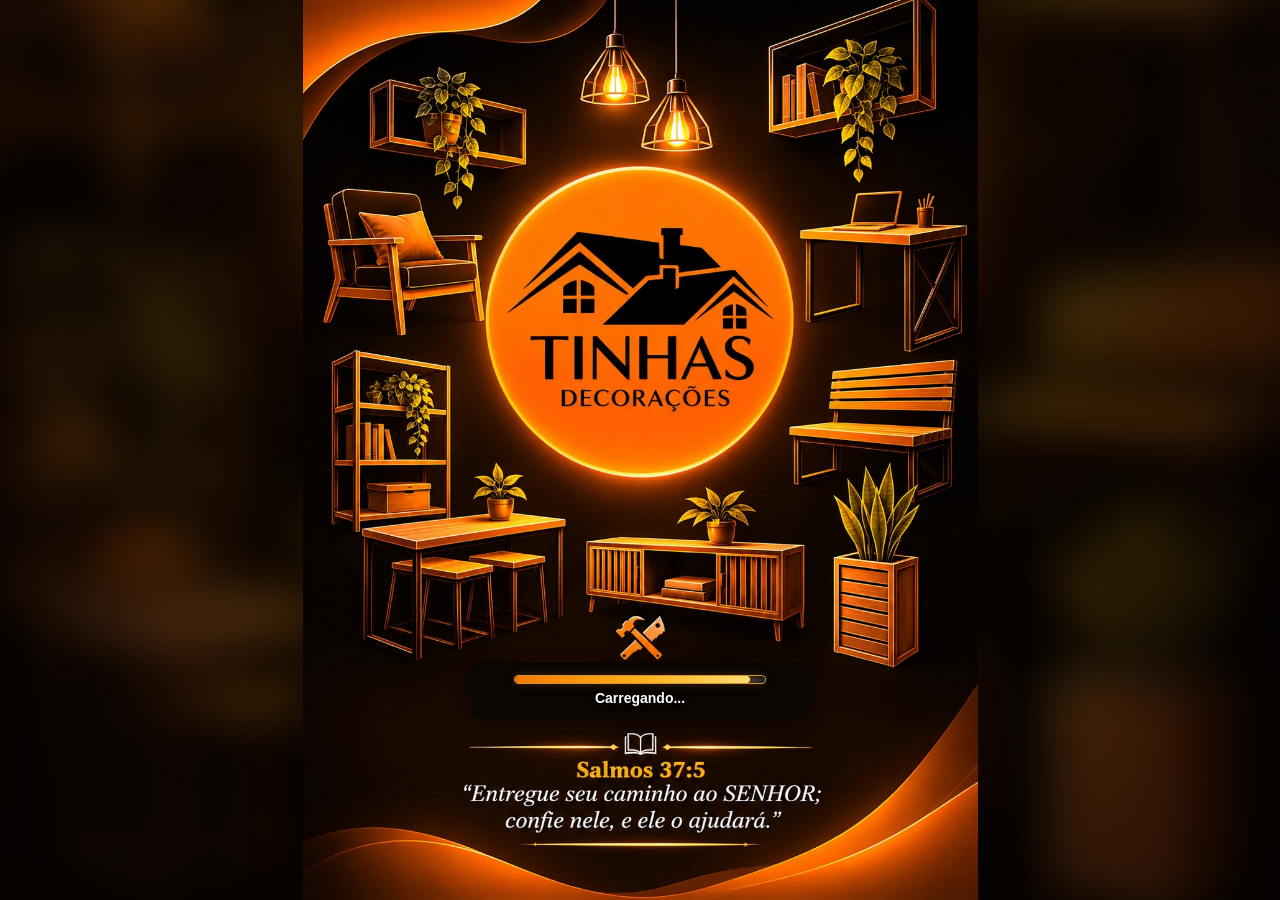
<file: index.html>
<!doctype html>
<html lang="pt-BR">
<head>
  <meta charset="utf-8">
  <meta name="viewport" content="width=device-width, initial-scale=1, viewport-fit=cover">
  <meta name="theme-color" content="#ED7014">
  <meta name="apple-mobile-web-app-capable" content="yes">
  <meta name="apple-mobile-web-app-status-bar-style" content="black-translucent">
  <meta name="apple-mobile-web-app-title" content="Tinhas Gestão">
  <meta name="description" content="Aplicativo interno de gestão da Tinhas Decorações.">
  <title>Tinhas Gestão</title>
  <link rel="manifest" href="manifest.json?v=1.0.9">
  <link rel="icon" type="image/png" sizes="192x192" href="assets/icon-192.png">
  <link rel="apple-touch-icon" href="assets/icon-192.png">
  <link rel="preload" as="image" href="assets/splash-tinhas.webp" fetchpriority="high">
  <link rel="stylesheet" href="style.css?v=1.0.9">
</head>
<body>
  <section id="tela-abertura" class="tela-abertura" aria-label="Abertura do Tinhas Gestão">
    <div class="abertura-poster">
      <img id="imagem-abertura" src="assets/splash-tinhas.webp" alt="" fetchpriority="high">
      <div class="abertura-carregamento" aria-live="polite">
        <div class="abertura-trilho" role="progressbar" aria-label="Carregamento do aplicativo" aria-valuemin="0" aria-valuemax="100" aria-valuenow="0">
          <span id="abertura-progresso"></span>
        </div>
        <p id="abertura-status">Carregando...</p>
      </div>
    </div>
  </section>

  <section id="tela-login" class="tela tela-login" inert aria-hidden="true">
    <div class="login-box">
      <div class="logo-login"><img src="assets/icone-tinhas.png" alt="Símbolo Tinhas Decorações"></div>
      <div class="marca-login"><h1>Gestão</h1></div>
      <div class="login-ilustracao">
        <img src="assets/casal-login.png" alt="Equipe Tinhas Decorações: marcenaria e marketing">
      </div>
      <form id="form-login" class="form-login" autocomplete="on">
        <label class="campo-login"><span>✉️</span><input id="email" type="email" placeholder="E-mail autorizado" autocomplete="username" required></label>
        <label class="campo-login"><span>🔒</span><input id="senha" type="password" placeholder="Senha do aplicativo" autocomplete="current-password" required></label>
        <button id="btn-login" class="botao-principal" type="submit">Entrar</button>
        <p id="mensagem-login" class="mensagem" role="status"></p>
      </form>
      <button id="btn-primeiro-acesso" class="link-primeiro-acesso" type="button">Primeiro acesso? <strong>Cadastre sua senha</strong></button>
      <p class="rodape-login">Tinhas Decorações LTDA <span>•</span> v.1.0.9</p>
    </div>
  </section>

  <section id="tela-home" class="tela escondido">
    <header class="topo">
      <button class="icone-topo" id="btn-menu" aria-label="Abrir menu">☰</button>
      <div class="titulo-topo"><strong>TINHAS <span>GESTÃO</span></strong><small>DECORAÇÕES • MARCENARIA</small></div>
      <button class="icone-topo" id="btn-logout" title="Sair" aria-label="Sair">↪</button>
    </header>
    <main class="conteudo-home">
      <section class="hero hero-personalizado" id="hero-home">
        <img id="hero-usuario" src="assets/casal-login.png" alt="Equipe Tinhas">
        <div class="hero-frase" id="hero-frase">Projetos bem feitos,<br><strong>gestão em dia</strong> 🧡</div>
      </section>
      <section class="saudacao"><p>Olá, <strong id="nome-usuario">Equipe Tinhas</strong> 👋</p><small>Vamos organizar o trabalho de hoje?</small></section>
      <section class="resumo-home" id="resumo-home">
        <div class="resumo-home-card"><small>Clientes</small><strong id="resumo-clientes">—</strong></div>
        <div class="resumo-home-card"><small>Orçamentos</small><strong id="resumo-orcamentos">—</strong></div>
        <div class="resumo-home-card"><small>Em produção</small><strong id="resumo-producao">—</strong></div>
      </section>
      <section class="titulo-secao-home"><span>ÁREA DE TRABALHO</span><strong>O que vamos gerenciar?</strong></section>
      <section class="grid-modulos">
        <button class="modulo" data-modulo="clientes"><div class="emoji">👥</div><strong>Clientes</strong><span>Cadastro e relacionamento</span></button>
        <button class="modulo" data-modulo="orcamentos"><div class="emoji">📄</div><strong>Orçamentos</strong><span>Projetos, valores e aprovações</span></button>
        <button class="modulo" data-modulo="producao"><div class="emoji">🪚</div><strong>Produção</strong><span>Pedidos e andamento</span></button>
        <button class="modulo" data-modulo="materiais"><div class="emoji">🪵</div><strong>Materiais</strong><span>Madeira, ferragens e insumos</span></button>
        <button class="modulo" data-modulo="estoque"><div class="emoji">📦</div><strong>Estoque</strong><span>Entradas e disponibilidade</span></button>
        <button class="modulo" data-modulo="financeiro"><div class="emoji">💰</div><strong>Financeiro</strong><span>Receitas, despesas e caixa</span></button>
        <button class="modulo" data-modulo="agenda"><div class="emoji">📅</div><strong>Agenda</strong><span>Prazos e entregas</span></button>
        <button class="modulo" data-modulo="portfolio"><div class="emoji">🖼️</div><strong>Portfólio</strong><span>Projetos e fotos</span></button>
        <button class="modulo" data-modulo="marketing"><div class="emoji">📣</div><strong>Marketing</strong><span>Conteúdo e divulgação</span></button>
        <button class="modulo" data-modulo="relatorios"><div class="emoji">📊</div><strong>Relatórios</strong><span>Visão geral da empresa</span></button>
        <button class="modulo" data-modulo="configuracoes"><div class="emoji">⚙️</div><strong>Configurações</strong><span>Equipe e preferências</span></button>
      </section>
      <section class="rodape-home"><img src="assets/logo-tinhas.png" alt="Tinhas Decorações"><span>Transformando ambientes com peças artesanais em madeira.</span></section>
      <button id="btn-instalar-home" class="botao-instalar escondido" type="button">＋ Instalar Tinhas Gestão</button>
    </main>
  </section>

  <section id="tela-modulo" class="tela escondido">
    <header class="topo topo-modulo">
      <button class="icone-topo" id="btn-voltar" aria-label="Voltar">←</button>
      <div class="titulo-topo"><strong>TINHAS <span>GESTÃO</span></strong><small id="subtitulo-modulo">ÁREA DE TRABALHO</small></div>
      <button class="icone-topo" id="btn-logout-modulo" title="Sair" aria-label="Sair">↪</button>
    </header>
    <main id="modulo-conteudo" class="conteudo-modulo"></main>
  </section>

  <div id="drawer-backdrop" class="drawer-backdrop escondido">
    <aside class="drawer" aria-label="Menu de navegação">
      <div class="drawer-head"><img src="assets/logo-tinhas.png" alt="Tinhas"><button id="btn-fechar-menu" aria-label="Fechar">×</button></div>
      <button data-drawer="inicio">🏠 Início</button>
      <button data-drawer="clientes">👥 Clientes</button>
      <button data-drawer="orcamentos">📄 Orçamentos</button>
      <button data-drawer="producao">🪚 Produção</button>
      <button data-drawer="materiais">🪵 Materiais</button>
      <button data-drawer="estoque">📦 Estoque</button>
      <button data-drawer="financeiro">💰 Financeiro</button>
      <button data-drawer="agenda">📅 Agenda</button>
      <button data-drawer="portfolio">🖼️ Portfólio</button>
      <button data-drawer="marketing">📣 Marketing</button>
    </aside>
  </div>

  <div id="modal-root"></div>
  <div id="toast" class="toast escondido" role="status"></div>
  <script src="config.js?v=1.0.9"></script>
  <script src="app.js?v=1.0.9"></script>
</body>
</html>
</file>
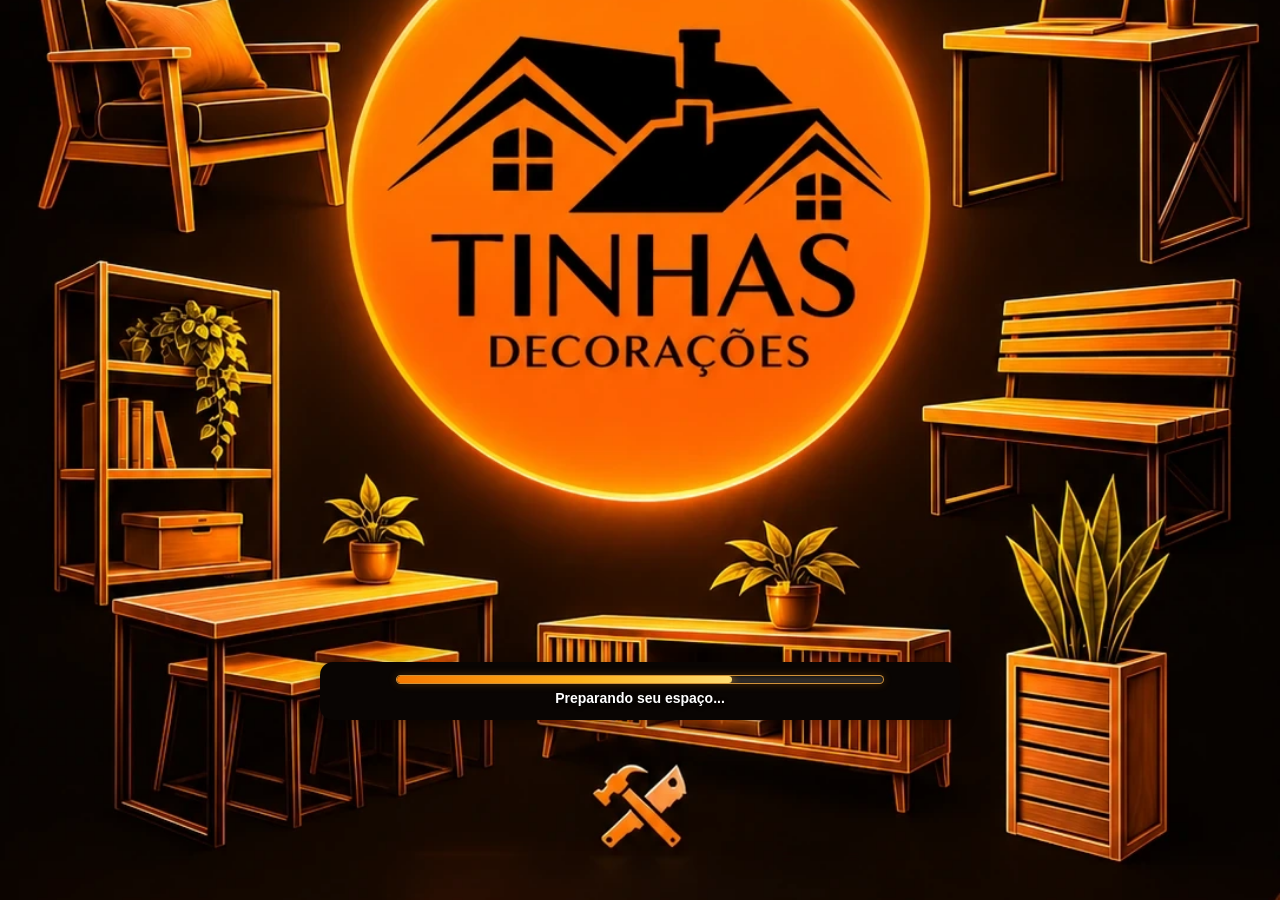
<file: gestao/index.html>
<!doctype html>
<html lang="pt-BR">
<head>
  <meta charset="utf-8">
  <meta name="viewport" content="width=device-width, initial-scale=1, viewport-fit=cover">
  <meta name="theme-color" content="#ED7014">
  <meta name="apple-mobile-web-app-capable" content="yes">
  <meta name="apple-mobile-web-app-status-bar-style" content="black-translucent">
  <meta name="apple-mobile-web-app-title" content="Tinhas Gestão">
  <meta name="description" content="Aplicativo interno de gestão da Tinhas Decorações.">
  <title>Tinhas Gestão</title>
  <link rel="manifest" href="manifest.json?v=1.7.0">
  <link rel="icon" type="image/png" sizes="192x192" href="assets/icon-192.png">
  <link rel="apple-touch-icon" href="assets/icon-192.png">
  <link rel="preload" as="image" href="assets/splash-tinhas.webp" fetchpriority="high">
  <link rel="stylesheet" href="style.css?v=1.7.0">
</head>
<body>
  <section id="tela-abertura" class="tela-abertura" aria-label="Abertura do Tinhas Gestão">
    <div class="abertura-poster">
      <div class="abertura-arte">
        <img id="imagem-abertura" src="assets/splash-tinhas.webp" alt="" fetchpriority="high">
        <div class="abertura-carregamento" aria-live="polite">
          <div class="abertura-trilho" role="progressbar" aria-label="Carregamento do aplicativo" aria-valuemin="0" aria-valuemax="100" aria-valuenow="0">
            <span id="abertura-progresso"></span>
          </div>
          <p id="abertura-status">Carregando...</p>
        </div>
      </div>
    </div>
  </section>

  <section id="tela-login" class="tela tela-login" inert aria-hidden="true">
    <div class="login-box">
      <div class="logo-login"><img src="assets/logo-login-tinhas.png" alt="Tinhas Decorações"></div>
      <div class="login-ilustracao">
        <img src="assets/casal-login.png" alt="Equipe Tinhas Decorações: marcenaria e marketing">
      </div>
      <form id="form-login" class="form-login" autocomplete="on">
        <label class="campo-login"><span>👤</span><input id="usuario" type="text" placeholder="Nome de usuário" autocomplete="username" autocapitalize="none" spellcheck="false" required></label>
        <label class="campo-login"><span>🔒</span><input id="senha" type="password" placeholder="Senha do aplicativo" autocomplete="current-password" required></label>
        <button id="btn-login" class="botao-principal" type="submit">Entrar</button>
        <p id="mensagem-login" class="mensagem" role="status"></p>
      </form>
<p class="rodape-login">Tinhas Decorações LTDA <span>•</span> v.1.7.0</p>
    </div>
  </section>

  <section id="tela-home" class="tela escondido">
    <header class="topo">
      <button class="icone-topo" id="btn-menu" aria-label="Abrir menu">☰</button>
      <div class="titulo-topo"><strong>TINHAS <span>GESTÃO</span></strong><small>DECORAÇÕES • MARCENARIA</small></div>
      <button class="icone-topo" id="btn-logout" title="Sair" aria-label="Sair">↪</button>
    </header>
    <main class="conteudo-home">
      <section class="hero hero-personalizado" id="hero-home">
        <img id="hero-usuario" src="assets/casal-login.png" alt="Equipe Tinhas">
        <div class="hero-frase" id="hero-frase">Projetos bem feitos,<br><strong>gestão em dia</strong> 🧡</div>
      </section>
      <section class="saudacao"><p>Olá, <strong id="nome-usuario">Equipe Tinhas</strong> 👋</p><small>Vamos organizar o trabalho de hoje?</small></section>
      <section class="resumo-home" id="resumo-home">
        <div class="resumo-home-card"><small>Clientes</small><strong id="resumo-clientes">—</strong></div>
        <div class="resumo-home-card"><small>Orçamentos</small><strong id="resumo-orcamentos">—</strong></div>
        <div class="resumo-home-card"><small>Em produção</small><strong id="resumo-producao">—</strong></div>
      </section>
      <section class="titulo-secao-home"><span>ÁREA DE TRABALHO</span><strong>O que vamos gerenciar?</strong></section>
      <section class="grid-modulos">
        <button class="modulo" data-modulo="clientes"><div class="emoji">👥</div><strong>Clientes</strong><span>Cadastro e relacionamento</span></button>
        <button class="modulo" data-modulo="orcamentos"><div class="emoji">📄</div><strong>Orçamentos</strong><span>Projetos, valores e aprovações</span></button>
        <button class="modulo" data-modulo="producao"><div class="emoji">🛠️</div><strong>Produção</strong><span>Pedidos e andamento</span></button>
        <button class="modulo" data-modulo="materiais"><div class="emoji">🪵</div><strong>Materiais</strong><span>Madeira, ferragens e insumos</span></button>
        <button class="modulo" data-modulo="estoque"><div class="emoji">📦</div><strong>Estoque</strong><span>Entradas e disponibilidade</span></button>
        <button class="modulo" data-modulo="financeiro"><div class="emoji">💰</div><strong>Financeiro</strong><span>Receitas, despesas e caixa</span></button>
        <button class="modulo" data-modulo="agenda"><div class="emoji">📅</div><strong>Agenda</strong><span>Prazos e entregas</span></button>
        <button class="modulo" data-modulo="portfolio"><div class="emoji">🖼️</div><strong>Portfólio</strong><span>Projetos e fotos</span></button>
        <button class="modulo" data-modulo="marketing"><div class="emoji">📣</div><strong>Marketing</strong><span>Conteúdo e divulgação</span></button>
        <button class="modulo" data-modulo="relatorios"><div class="emoji">📊</div><strong>Relatórios</strong><span>Visão geral da empresa</span></button>
        <button class="modulo" data-modulo="configuracoes"><div class="emoji">⚙️</div><strong>Configurações</strong><span>Equipe e preferências</span></button>
      </section>
      <section class="rodape-home"><img src="assets/logo-tinhas.png" alt="Tinhas Decorações"><span>Transformando ambientes com peças artesanais em madeira.</span></section>
      <button id="btn-instalar-home" class="botao-instalar escondido" type="button">＋ Instalar Tinhas Gestão</button>
    </main>
  </section>

  <section id="tela-modulo" class="tela escondido">
    <header class="topo topo-modulo">
      <button class="icone-topo" id="btn-voltar" aria-label="Voltar">←</button>
      <div class="titulo-topo"><strong>TINHAS <span>GESTÃO</span></strong><small id="subtitulo-modulo">ÁREA DE TRABALHO</small></div>
      <button class="icone-topo" id="btn-logout-modulo" title="Sair" aria-label="Sair">↪</button>
    </header>
    <main id="modulo-conteudo" class="conteudo-modulo"></main>
  </section>

  <div id="drawer-backdrop" class="drawer-backdrop escondido">
    <aside class="drawer" aria-label="Menu de navegação">
      <div class="drawer-head"><img src="assets/logo-tinhas.png" alt="Tinhas"><button id="btn-fechar-menu" aria-label="Fechar">×</button></div>
      <button data-drawer="inicio">🏠 Início</button>
      <button data-drawer="clientes">👥 Clientes</button>
      <button data-drawer="orcamentos">📄 Orçamentos</button>
      <button data-drawer="producao">🛠️ Produção</button>
      <button data-drawer="materiais">🪵 Materiais</button>
      <button data-drawer="estoque">📦 Estoque</button>
      <button data-drawer="financeiro">💰 Financeiro</button>
      <button data-drawer="agenda">📅 Agenda</button>
      <button data-drawer="portfolio">🖼️ Portfólio</button>
      <button data-drawer="marketing">📣 Marketing</button>
      <button data-drawer="configuracoes">⚙️ Configurações</button>
    </aside>
  </div>

  <div id="modal-root"></div>
  <div id="toast" class="toast escondido" role="status"></div>
  <script src="config.js?v=1.7.0"></script>
  <script src="app.js?v=1.7.0"></script>
</body>
</html>
</file>
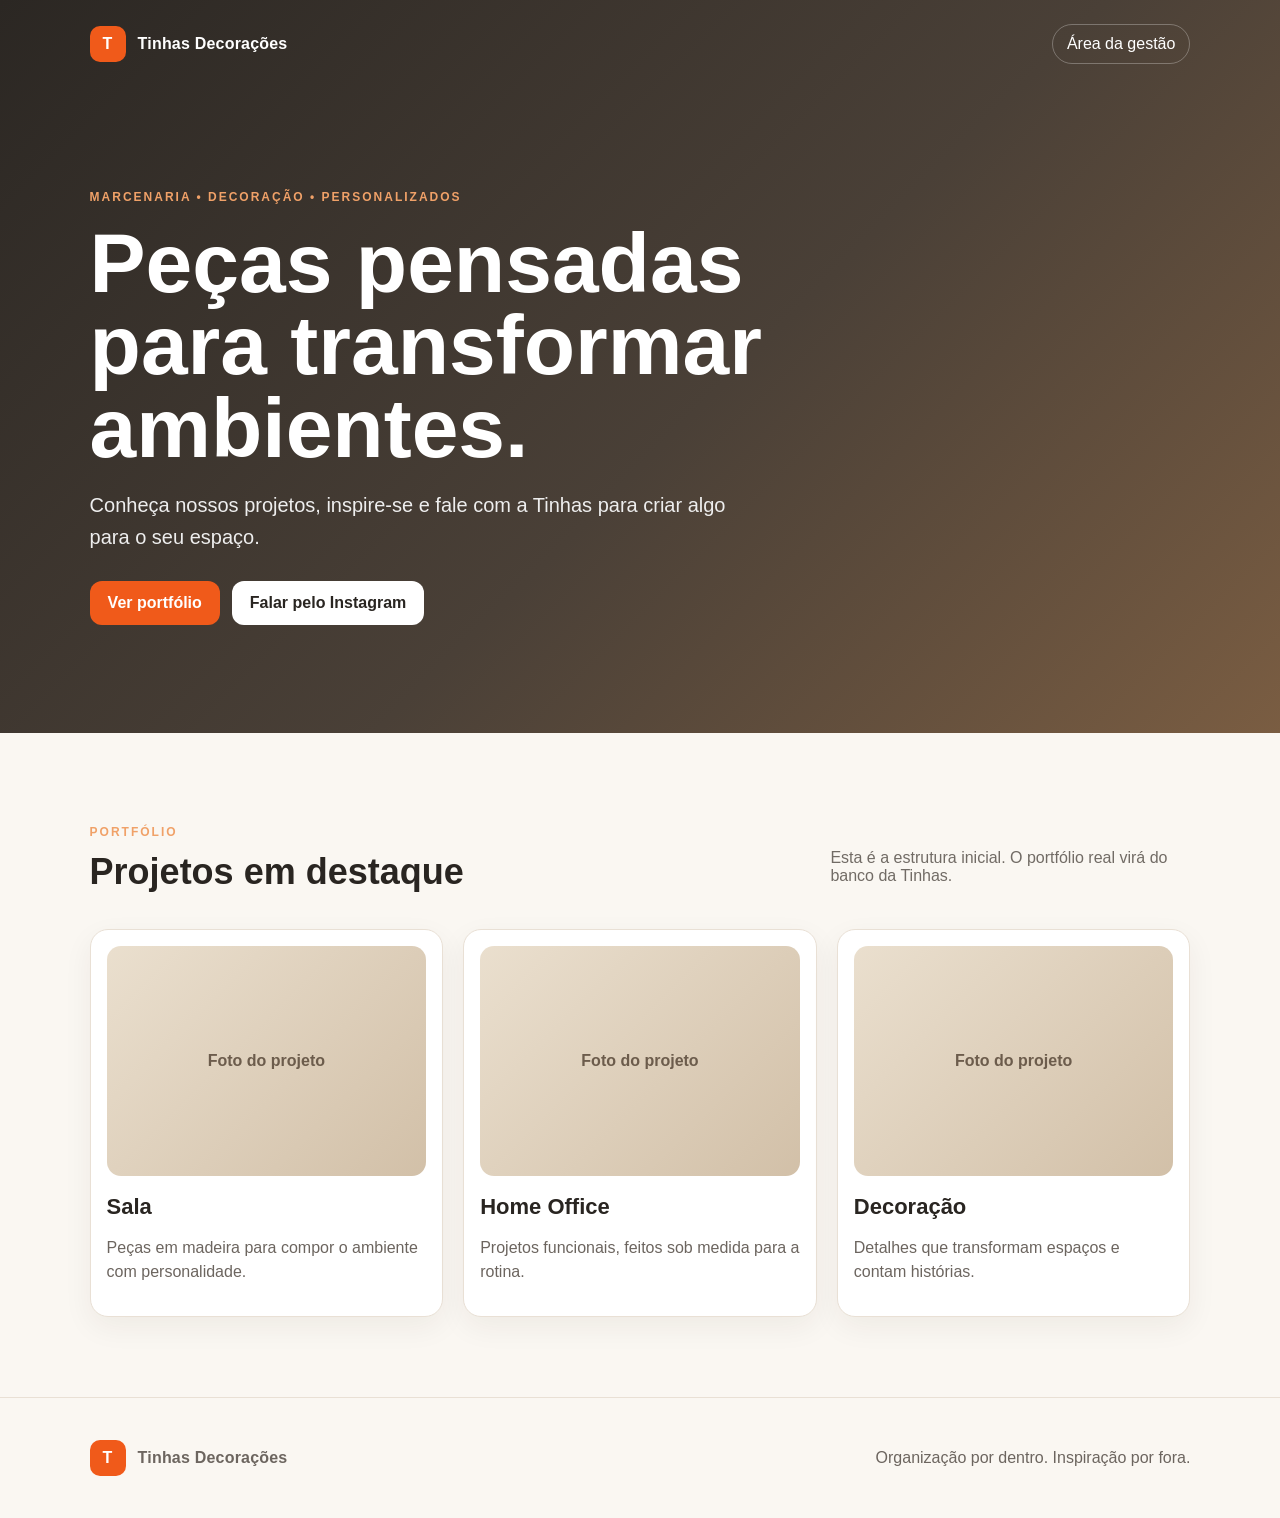
<file: site/index.html>
<!doctype html>
<html lang="pt-BR">
<head>
  <meta charset="utf-8">
  <meta name="viewport" content="width=device-width, initial-scale=1">
  <title>Tinhas Decorações</title>
  <meta name="description" content="Tinhas Decorações — marcenaria e decoração com identidade.">
  <link rel="stylesheet" href="style.css">
</head>
<body>
  <header class="hero">
    <nav class="nav">
      <div class="brand"><span class="brand-mark">T</span><span>Tinhas Decorações</span></div>
      <a class="nav-link" href="../gestao/index.html">Área da gestão</a>
    </nav>
    <div class="hero-content">
      <p class="eyebrow">MARCENARIA • DECORAÇÃO • PERSONALIZADOS</p>
      <h1>Peças pensadas para transformar ambientes.</h1>
      <p class="lead">Conheça nossos projetos, inspire-se e fale com a Tinhas para criar algo para o seu espaço.</p>
      <div class="actions">
        <a class="btn primary" href="#portfolio">Ver portfólio</a>
        <a class="btn secondary" href="https://instagram.com/" target="_blank" rel="noopener">Falar pelo Instagram</a>
      </div>
    </div>
  </header>
  <main id="portfolio" class="section">
    <div class="section-head">
      <div>
        <p class="eyebrow">PORTFÓLIO</p>
        <h2>Projetos em destaque</h2>
      </div>
      <p class="muted">Esta é a estrutura inicial. O portfólio real virá do banco da Tinhas.</p>
    </div>
    <div class="cards">
      <article class="card"><div class="placeholder">Foto do projeto</div><h3>Sala</h3><p>Peças em madeira para compor o ambiente com personalidade.</p></article>
      <article class="card"><div class="placeholder">Foto do projeto</div><h3>Home Office</h3><p>Projetos funcionais, feitos sob medida para a rotina.</p></article>
      <article class="card"><div class="placeholder">Foto do projeto</div><h3>Decoração</h3><p>Detalhes que transformam espaços e contam histórias.</p></article>
    </div>
  </main>
  <footer><div class="brand"><span class="brand-mark">T</span><span>Tinhas Decorações</span></div><p>Organização por dentro. Inspiração por fora.</p></footer>
</body>
</html>
</file>
<file: style.css>
:root{
  --laranja:#ED7014;--laranja-escuro:#D85C08;--preto:#000;--preto-card:#111;--preto-2:#1B1B1B;
  --branco:#fff;--texto:#171717;--cinza:#6B625A;--borda:#F7B47E;--verde:#1E7D36;--vermelho:#B3261E;
}
*{box-sizing:border-box;margin:0;padding:0}
html,body{width:100%;min-height:100%;background:var(--laranja);color:var(--texto);font-family:Arial,Helvetica,sans-serif;overflow-x:hidden}
body{max-width:520px;margin:0 auto;min-height:100dvh;overscroll-behavior-y:contain}
button,input,select,textarea{font:inherit}button{cursor:pointer}button:disabled{opacity:.6;cursor:not-allowed}
.escondido{display:none!important}.tela{min-height:100dvh;padding-bottom:max(18px,env(safe-area-inset-bottom));width:100%}
/* LOGIN */
.tela-login{display:flex;align-items:flex-start;justify-content:center;padding:calc(14px + env(safe-area-inset-top)) 20px calc(22px + env(safe-area-inset-bottom));background:var(--laranja)}
.login-box{width:100%;max-width:440px;text-align:center;margin:auto 0}
.logo-login{height:104px;width:104px;margin:0 auto 7px;display:flex;align-items:center;justify-content:center;background:transparent;border:0;border-radius:50%;padding:0;box-shadow:none}
.logo-login img{width:100%;height:100%;object-fit:contain;display:block}
.marca-login h1{font-size:31px;font-weight:900;line-height:1;color:#000;letter-spacing:.3px}
.marca-login p{letter-spacing:1.1px;color:#24160D;margin-top:5px;font-size:13px;font-weight:800}
.login-ilustracao{position:relative;height:clamp(240px,62vw,300px);margin:15px 0 13px;border-radius:22px;overflow:hidden;background:#100904;border:1px solid #111;box-shadow:0 10px 30px rgba(0,0,0,.18)}
.login-ilustracao img{width:100%;height:100%;object-fit:cover;object-position:center center;display:block}



.form-login{text-align:left}
.campo-login{display:flex;align-items:center;gap:10px;border:1px solid #171717;background:#fff;border-radius:13px;padding:0 13px;margin-top:10px;box-shadow:0 4px 10px rgba(0,0,0,.08)}
.campo-login span{font-size:20px}.campo-login input{width:100%;padding:14px 0;border:0;background:transparent;color:#111;outline:none;font-size:15px;min-width:0}
.campo-login:focus-within{border-color:#fff;box-shadow:0 0 0 3px rgba(0,0,0,.18)}
.botao-principal{width:100%;border:1px solid #000;background:#000;color:#fff;border-radius:13px;padding:15px;margin-top:13px;font-size:17px;font-weight:800}
.botao-principal:active{transform:scale(.985);background:#252525}
.mensagem{min-height:20px;text-align:center;margin-top:8px;color:#7D0D08;font-size:13px;font-weight:700}
.rodape-login{margin-top:7px;color:#42220B;font-size:11px}
/* TOPO */
.topo{position:sticky;top:0;z-index:30;min-height:65px;display:grid;grid-template-columns:48px 1fr 48px;align-items:center;padding:calc(6px + env(safe-area-inset-top)) 10px 6px;background:#050505;color:#fff;border-bottom:2px solid rgba(237,112,20,.9);box-shadow:0 4px 13px rgba(0,0,0,.18)}
.icone-topo{width:42px;height:42px;border:0;border-radius:11px;background:transparent;color:#fff;font-size:25px;display:grid;place-items:center}
.icone-topo:active{background:#292929}
.titulo-topo{text-align:center}.titulo-topo strong{display:block;font-size:19px;line-height:1;letter-spacing:.5px}.titulo-topo strong span{color:var(--laranja);font-style:italic}.titulo-topo small{display:block;margin-top:5px;letter-spacing:2px;color:#ddd;font-size:9px}
/* HOME */
.conteudo-home{padding:11px 14px calc(42px + env(safe-area-inset-bottom));background:var(--laranja)}
.hero{position:relative;width:100%;aspect-ratio:20/9;height:auto;min-height:145px;border-radius:19px;overflow:hidden;border:1px solid #070707;background:#080300;box-shadow:0 8px 20px rgba(0,0,0,.15)}
.hero img{position:absolute;inset:0;width:100%;height:100%;object-fit:cover;object-position:center center;display:block}
.hero::after{content:"";position:absolute;inset:0;pointer-events:none;background:linear-gradient(90deg,rgba(0,0,0,.62) 0%,rgba(0,0,0,.32) 30%,rgba(0,0,0,0) 68%)}
.hero.leticia::after{background:linear-gradient(90deg,rgba(0,0,0,0) 25%,rgba(0,0,0,.24) 58%,rgba(0,0,0,.72) 100%)}
.hero.fernando::after{background:linear-gradient(90deg,rgba(0,0,0,.65) 0%,rgba(0,0,0,.36) 28%,rgba(0,0,0,0) 68%)}
.hero-frase{position:absolute;z-index:2;left:14px;top:50%;transform:translateY(-50%);width:47%;text-align:left;color:#fff;font-size:clamp(15px,4vw,20px);font-style:italic;line-height:1.08;font-weight:800;text-shadow:0 2px 8px #000}
.hero.leticia .hero-frase{left:auto;right:13px;text-align:right;width:44%}
.hero-frase strong{color:var(--laranja);font-size:1.22em}
.saudacao{margin:12px 3px 10px;color:#17100A;font-size:18px}.saudacao strong{color:#000}.saudacao small{display:block;margin-top:3px;font-size:11px;color:#4A260D}
.resumo-home{display:grid;grid-template-columns:repeat(3,1fr);gap:7px;margin:10px 0 15px}
.resumo-home-card{background:#fff;border:1px solid #111;border-radius:13px;padding:10px 8px;min-width:0;box-shadow:0 4px 12px rgba(0,0,0,.08)}
.resumo-home-card small{display:block;color:#65584E;font-size:10px}.resumo-home-card strong{display:block;color:#111;font-size:22px;margin-top:4px}
.titulo-secao-home{display:flex;flex-direction:column;gap:4px;margin:4px 3px 9px;color:#111}.titulo-secao-home span{font-size:9px;font-weight:900;letter-spacing:1.7px;color:#4B260E}.titulo-secao-home strong{font-size:16px}
.grid-modulos{display:grid;grid-template-columns:repeat(2,minmax(0,1fr));gap:8px}
.modulo{min-height:119px;border:1px solid #000;border-radius:16px;padding:11px 7px;background:var(--preto-card);color:#fff;text-align:center;transition:transform .15s,background .15s;box-shadow:0 5px 12px rgba(0,0,0,.12)}
.modulo:active{transform:scale(.975);background:#242424}
.emoji{width:48px;height:48px;margin:0 auto 7px;border-radius:50%;display:flex;align-items:center;justify-content:center;background:var(--laranja);color:#000;font-size:26px;border:1px solid #fff}
.modulo strong{display:block;font-size:15px;margin-bottom:5px}.modulo span{display:block;color:#e0e0e0;font-size:10.5px;line-height:1.3}
.rodape-home{display:flex;align-items:center;gap:11px;margin-top:13px;padding:12px;background:#111;border:1px solid #000;border-radius:14px;color:#eee;font-size:10px;line-height:1.3}
.rodape-home img{width:70px;height:42px;object-fit:contain}.botao-instalar{width:100%;margin-top:10px;padding:12px;background:#fff;color:#000;border:1px solid #000;border-radius:12px;font-weight:800}
/* MÓDULOS */
.conteudo-modulo{padding:14px 14px calc(60px + env(safe-area-inset-bottom));background:var(--laranja);min-height:calc(100dvh - 66px);}
.cabecalho-modulo{display:flex;align-items:center;gap:11px;margin:4px 2px 14px;color:#111}.cabecalho-modulo .icone-grande{width:50px;height:50px;display:grid;place-items:center;border-radius:14px;background:#111;color:var(--laranja);font-size:28px}.cabecalho-modulo h2{font-size:25px;line-height:1.05}.cabecalho-modulo p{color:#46230E;font-size:12px;margin-top:5px}
.barra-acoes{display:flex;gap:8px;margin-bottom:11px;flex-wrap:wrap}.campo-busca,.campo-filtro{min-width:0;flex:1;border:1px solid #111;background:#fff;color:#111;border-radius:10px;padding:10px 11px;font-size:13px;outline:none}.campo-busca:focus,.campo-filtro:focus,.campo-form:focus{box-shadow:0 0 0 3px rgba(0,0,0,.14);border-color:#000}
.botao-acao{border:1px solid #000;background:#000;color:#fff;border-radius:10px;padding:10px 13px;font-size:12px;font-weight:800;white-space:nowrap}.botao-acao.destaque{background:#fff;color:#000;border-color:#000}.botao-acao:active{transform:scale(.98)}
.aviso-modulo{background:#fff;color:#171717;border:1px solid #111;border-radius:12px;padding:10px 12px;margin-bottom:11px;font-size:12px;line-height:1.4}.status{margin:10px 0;padding:10px 12px;background:#fff;border:1px solid #111;border-radius:10px;color:#31251D;font-size:12px}.status.ok{border-left:5px solid #1D863B}.status.error{border-left:5px solid var(--vermelho)}
.lista-registros{display:flex;flex-direction:column;gap:8px}.registro{background:#111;color:#fff;border:1px solid #000;border-radius:14px;padding:12px;box-shadow:0 4px 12px rgba(0,0,0,.1)}.registro-topo{display:flex;justify-content:space-between;align-items:flex-start;gap:8px}.registro h3{font-size:15px;line-height:1.2;overflow-wrap:anywhere}.registro .meta{font-size:11px;color:#cfcfcf;margin-top:4px;line-height:1.4}.registro .valor{font-size:15px;font-weight:900;color:#fff;white-space:nowrap}.registro-acoes{display:flex;gap:6px;flex-wrap:wrap;margin-top:10px}.registro-acoes .botao-acao{padding:7px 9px;font-size:11px;background:#222;border-color:#555}.registro-acoes .botao-acao.destaque{background:var(--laranja);border-color:var(--laranja);color:#000}
.badge-status{display:inline-block;padding:4px 8px;border-radius:999px;font-size:10px;font-weight:800;background:#eee;color:#111;white-space:nowrap}.badge-status.aprovado,.badge-status.pronto,.badge-status.entregue{background:#CBEBD1;color:#135D27}.badge-status.elaboracao,.badge-status.aguardando{background:#FFE0B9;color:#754000}.badge-status.producao,.badge-status.acabamento{background:#CFE4FF;color:#174C87}.badge-status.cancelado,.badge-status.recusado{background:#FFD4D1;color:#8A1C18}
.vazio,.carregando,.erro{padding:25px 13px;text-align:center;background:#fff;border:1px dashed #111;border-radius:12px;color:#59483B;font-size:13px}.erro{color:#A11F17}
/* FORMULÁRIOS */
.formulario{background:#fff;border:1px solid #111;border-radius:15px;padding:14px;color:#111}.formulario h3{font-size:18px;margin-bottom:12px}.form-grid{display:grid;grid-template-columns:repeat(2,minmax(0,1fr));gap:10px}.form-grupo{display:flex;flex-direction:column;gap:5px;min-width:0}.form-grupo.full{grid-column:1/-1}.form-grupo label{font-size:11px;font-weight:800;color:#574335}.campo-form{width:100%;min-width:0;border:1px solid #C8B8AA;background:#fff;color:#111;border-radius:9px;padding:10px;font-size:13px;outline:none}.campo-form.textarea{min-height:75px;resize:vertical}.form-acoes{display:flex;gap:8px;justify-content:flex-end;margin-top:14px;flex-wrap:wrap}.itens-orcamento{display:flex;flex-direction:column;gap:8px;margin-top:8px}.item-orcamento{display:grid;grid-template-columns:70px 1fr 1fr;gap:7px;align-items:end;padding:9px;background:#FFF5EC;border:1px solid #EDC09D;border-radius:10px}.item-orcamento .descricao-item{grid-column:1/-1}.item-orcamento .remover-item{grid-column:1/-1;justify-self:end;border:0;background:none;color:#A21F18;font-weight:800;font-size:11px}
.resumo-valores{display:grid;grid-template-columns:repeat(2,1fr);gap:7px;margin-top:10px}.resumo-valores div{background:#FFF5EC;border:1px solid #EDC09D;border-radius:9px;padding:9px}.resumo-valores small{display:block;color:#6F5948;font-size:10px}.resumo-valores strong{display:block;font-size:14px;margin-top:3px}
/* DRAWER / MODAL / TOAST */
.drawer-backdrop{position:fixed;inset:0;z-index:60;background:rgba(0,0,0,.58);display:flex}.drawer{width:min(300px,84vw);height:100%;background:#090909;color:#fff;padding:calc(14px + env(safe-area-inset-top)) 15px 25px;box-shadow:12px 0 35px rgba(0,0,0,.3);overflow:auto}.drawer-head{display:flex;align-items:center;justify-content:space-between;margin-bottom:17px;padding-bottom:13px;border-bottom:1px solid #333}.drawer-head img{width:130px;height:60px;object-fit:contain}.drawer-head button{border:0;background:transparent;color:#fff;font-size:28px}.drawer>button{display:block;width:100%;text-align:left;padding:12px 11px;border:0;background:transparent;color:#fff;border-radius:10px;font-size:14px}.drawer>button:active,.drawer>button:hover{background:#282018;color:var(--laranja)}
.modal-backdrop{position:fixed;inset:0;z-index:80;background:rgba(0,0,0,.7);display:flex;align-items:center;justify-content:center;padding:15px}.modal{width:min(520px,100%);max-height:90dvh;overflow:auto;background:#fff;border:2px solid #111;border-radius:17px;color:#111;box-shadow:0 20px 60px rgba(0,0,0,.3)}.modal-head{display:flex;justify-content:space-between;align-items:center;padding:14px 16px;background:#111;color:#fff}.modal-head h3{font-size:17px}.modal-close{border:0;background:transparent;color:#fff;font-size:25px}.modal-body{padding:14px}.modal-footer{display:flex;justify-content:flex-end;gap:8px;padding:12px 14px;background:#FFF3E8;border-top:1px solid #E5C2A7}
.toast{position:fixed;left:50%;bottom:calc(22px + env(safe-area-inset-bottom));transform:translateX(-50%);z-index:100;background:#111;border:1px solid var(--laranja);color:#fff;padding:11px 15px;border-radius:12px;max-width:90%;text-align:center;box-shadow:0 8px 30px rgba(0,0,0,.35);font-size:13px}
@media(max-width:390px){.logo-login{height:92px;width:92px}.login-ilustracao{height:clamp(230px,68vw,265px)}.hero{aspect-ratio:18/9;min-height:130px}.hero-frase{font-size:15px}.hero-frase strong{font-size:1.15em}.modulo{min-height:111px}.emoji{width:44px;height:44px;font-size:24px}.modulo strong{font-size:14px}.resumo-home-card strong{font-size:19px}}
/* Scroll suave e estável no PWA instalado */
html,body{overflow-x:hidden;overflow-y:auto;-webkit-overflow-scrolling:touch}#tela-modulo{position:relative;min-height:100dvh;overflow-x:hidden;overflow-y:auto;-webkit-overflow-scrolling:touch;overscroll-behavior-y:auto}#tela-modulo .topo{position:sticky;top:0;z-index:50}#tela-modulo .conteudo-modulo{height:auto;min-height:calc(100dvh - 66px);overflow:visible;padding-bottom:calc(90px + env(safe-area-inset-bottom))}


/* LOGIN V1.0.6 — tela compacta, sem rolagem */
#tela-login.tela-login{
  height:100dvh;
  min-height:100dvh;
  max-height:100dvh;
  padding:0 20px 5px;
  overflow:hidden;
  align-items:stretch;
  justify-content:center;
}
#tela-login .login-box{
  height:100%;
  min-height:0;
  width:100%;
  max-width:440px;
  margin:0 auto;
  display:flex;
  flex-direction:column;
  align-items:stretch;
  justify-content:flex-start;
  gap:0;
  overflow:hidden;
}
#tela-login .logo-login{
  flex:0 0 135px;
  width:100%;
  height:135px;
  margin:0;
  padding:0;
  display:flex;
  align-items:center;
  justify-content:center;
  background:transparent;
  border:0;
  border-radius:0;
  box-shadow:none;
}
#tela-login .logo-login img{
  display:block;
  flex:0 0 120px;
  width:120px;
  height:120px;
  max-width:120px;
  object-fit:contain;
  border-radius:50%;
  box-shadow:0 0 0 1px rgba(0,0,0,.16);
}
#tela-login .marca-login{flex:0 0 auto;margin:0;text-align:center}
#tela-login .marca-login h1{font-size:30px;line-height:1;font-weight:900;letter-spacing:.3px}
#tela-login .marca-login p{margin-top:4px;font-size:13px;line-height:1.15;letter-spacing:1.1px}
#tela-login .login-ilustracao{
  flex:1 1 245px;
  width:100%;
  height:auto;
  min-height:150px;
  max-height:290px;
  margin:9px 0 7px;
  border-radius:22px;
  overflow:hidden;
}
#tela-login .login-ilustracao img{width:100%;height:100%;object-fit:cover;object-position:center center}
#tela-login .form-login{
  flex:0 0 auto;
  display:grid;
  grid-template-columns:1fr;
  gap:7px;
  margin:0;
  padding:0;
}
#tela-login .campo-login{
  height:44px;
  min-height:44px;
  margin:0;
  padding:0 12px;
  gap:9px;
  border-radius:12px;
}
#tela-login .campo-login span{font-size:19px;line-height:1}
#tela-login .campo-login input{height:42px;padding:0;font-size:14px}
#tela-login .botao-principal{
  height:48px;
  min-height:48px;
  margin:0;
  padding:0 12px;
  border-radius:12px;
  font-size:17px;
}
#tela-login .mensagem{min-height:0;height:auto;margin:0;font-size:11px;line-height:1.15}
#tela-login .mensagem:empty{display:none}
#tela-login .rodape-login{
  flex:0 0 auto;
  margin:7px 0 0;
  padding:0 0 2px;
  color:#42220B;
  font-size:11px;
  line-height:1.2;
  font-weight:700;
  text-align:center;
}
#tela-login .rodape-login span{padding:0 3px}
@media(max-height:700px){
  #tela-login.tela-login{padding-bottom:3px}
  #tela-login .logo-login{flex-basis:135px;height:135px}
  #tela-login .logo-login img{flex-basis:120px;width:120px;height:120px;max-width:120px}
  #tela-login .marca-login h1{font-size:28px}
  #tela-login .login-ilustracao{max-height:290px;min-height:135px;margin:7px 0 6px}
  #tela-login .campo-login{height:42px;min-height:42px}
  #tela-login .campo-login input{height:40px}
  #tela-login .botao-principal{height:45px;min-height:45px}
  #tela-login .rodape-login{margin-top:5px;font-size:10.5px}
}
@media(max-height:610px){
  #tela-login .logo-login{flex-basis:100px;height:100px}
  #tela-login .logo-login img{flex-basis:88px;width:88px;height:88px;max-width:88px}
  #tela-login .marca-login h1{font-size:25px}
  #tela-login .marca-login p{font-size:11px;margin-top:3px}
  #tela-login .login-ilustracao{min-height:115px;max-height:190px;margin:5px 0}
  #tela-login .form-login{gap:5px}
  #tela-login .campo-login{height:38px;min-height:38px}
  #tela-login .campo-login input{height:36px;font-size:13px}
  #tela-login .botao-principal{height:41px;min-height:41px;font-size:15px}
  #tela-login .rodape-login{font-size:9.5px;margin-top:4px}
}
@media(max-width:390px){
  #tela-login.tela-login{padding-left:17px;padding-right:17px}
  #tela-login .login-ilustracao{max-height:260px}
}


/* TELA DE ABERTURA — introdução antes do login */
.tela-abertura{
  position:fixed;inset:0;z-index:9999;display:flex;align-items:center;justify-content:center;
  overflow:hidden;background:#090401;opacity:1;visibility:visible;
  transition:opacity .48s ease,visibility .48s ease;
}
.tela-abertura::before{
  content:"";position:absolute;inset:-24px;background-image:url("assets/splash-tinhas.webp");
  background-size:cover;background-position:center;filter:blur(22px) brightness(.42);
  transform:scale(1.08);opacity:.72;
}
.abertura-poster{
  position:relative;isolation:isolate;width:min(100vw,75dvh);height:min(100dvh,133.333vw);
  aspect-ratio:3/4;overflow:hidden;background:#0b0502;
  box-shadow:0 0 42px rgba(0,0,0,.38);
}
.abertura-poster>img{display:block;width:100%;height:100%;object-fit:fill}
.abertura-carregamento{
  position:absolute;left:25%;top:73.6%;width:50%;height:6.4%;display:flex;
  flex-direction:column;align-items:center;justify-content:center;gap:7px;
  padding:5px 7px;border-radius:13px;background:#090503;
  box-shadow:0 4px 16px rgba(0,0,0,.35);
}
.abertura-trilho{
  width:78%;height:9px;overflow:hidden;border:1px solid rgba(255,177,65,.78);
  border-radius:999px;background:rgba(255,255,255,.15);
  box-shadow:0 0 9px rgba(255,135,0,.24),inset 0 1px 3px rgba(0,0,0,.6);
}
.abertura-trilho span{
  display:block;width:0;height:100%;border-radius:inherit;
  background:linear-gradient(90deg,#f87900 0%,#ffb21a 55%,#ffdc72 100%);
  box-shadow:0 0 10px rgba(255,145,0,.8);
  transition:width .28s ease;
}
#abertura-status{color:#fff;font-size:clamp(10px,2.7vw,14px);line-height:1.1;
  font-weight:600;text-align:center;text-shadow:0 1px 4px #000}
.tela-abertura.saindo{opacity:0;visibility:hidden;pointer-events:none}
@media(max-width:420px){
  .abertura-carregamento{gap:5px;padding:4px 6px}
  .abertura-trilho{height:7px}
}
@media(prefers-reduced-motion:reduce){
  .tela-abertura,.abertura-trilho span{transition:none}
}


/* Primeiro acesso — cadastro de senha dentro do aplicativo */
.link-primeiro-acesso{display:block;align-self:center;margin:5px auto 0;padding:4px 8px;border:0;background:transparent;color:#301809;font-size:11px;line-height:1.2;text-align:center;text-decoration:none;cursor:pointer}
.link-primeiro-acesso strong{font-weight:900;text-decoration:underline}
.link-primeiro-acesso:focus-visible{outline:2px solid #111;outline-offset:2px;border-radius:6px}
</file>
<file: gestao/style.css>
:root{
  --laranja:#ED7014;--laranja-escuro:#D85C08;--preto:#000;--preto-card:#111;--preto-2:#1B1B1B;
  --branco:#fff;--texto:#171717;--cinza:#6B625A;--borda:#F7B47E;--verde:#1E7D36;--vermelho:#B3261E;
}
*{box-sizing:border-box;margin:0;padding:0}
html,body{width:100%;min-height:100%;background:var(--laranja);color:var(--texto);font-family:Arial,Helvetica,sans-serif;overflow-x:hidden}
body{max-width:520px;margin:0 auto;min-height:100dvh;overscroll-behavior-y:contain}
button,input,select,textarea{font:inherit}button{cursor:pointer}button:disabled{opacity:.6;cursor:not-allowed}
.escondido{display:none!important}.tela{min-height:100dvh;padding-bottom:max(18px,env(safe-area-inset-bottom));width:100%}
/* LOGIN */
.tela-login{display:flex;align-items:flex-start;justify-content:center;padding:calc(14px + env(safe-area-inset-top)) 20px calc(22px + env(safe-area-inset-bottom));background:var(--laranja)}
.login-box{width:100%;max-width:440px;text-align:center;margin:auto 0}
.logo-login{height:104px;width:104px;margin:0 auto 7px;display:flex;align-items:center;justify-content:center;background:transparent;border:0;border-radius:50%;padding:0;box-shadow:none}
.logo-login img{width:100%;height:100%;object-fit:contain;display:block}
.marca-login h1{font-size:31px;font-weight:900;line-height:1;color:#000;letter-spacing:.3px}
.marca-login p{letter-spacing:1.1px;color:#24160D;margin-top:5px;font-size:13px;font-weight:800}
.login-ilustracao{position:relative;height:clamp(240px,62vw,300px);margin:15px 0 13px;border-radius:22px;overflow:hidden;background:#100904;border:1px solid #111;box-shadow:0 10px 30px rgba(0,0,0,.18)}
.login-ilustracao img{width:100%;height:100%;object-fit:cover;object-position:center center;display:block}



.form-login{text-align:left}
.campo-login{display:flex;align-items:center;gap:10px;border:1px solid #171717;background:#fff;border-radius:13px;padding:0 13px;margin-top:10px;box-shadow:0 4px 10px rgba(0,0,0,.08)}
.campo-login span{font-size:20px}.campo-login input{width:100%;padding:14px 0;border:0;background:transparent;color:#111;outline:none;font-size:15px;min-width:0}
.campo-login:focus-within{border-color:#fff;box-shadow:0 0 0 3px rgba(0,0,0,.18)}
.botao-principal{width:100%;border:1px solid #000;background:#000;color:#fff;border-radius:13px;padding:15px;margin-top:13px;font-size:17px;font-weight:800}
.botao-principal:active{transform:scale(.985);background:#252525}
.mensagem{min-height:20px;text-align:center;margin-top:8px;color:#7D0D08;font-size:13px;font-weight:700}
.rodape-login{margin-top:7px;color:#42220B;font-size:11px}
/* TOPO */
.topo{position:sticky;top:0;z-index:30;min-height:65px;display:grid;grid-template-columns:48px 1fr 48px;align-items:center;padding:calc(6px + env(safe-area-inset-top)) 10px 6px;background:#050505;color:#fff;border-bottom:2px solid rgba(237,112,20,.9);box-shadow:0 4px 13px rgba(0,0,0,.18)}
.icone-topo{width:42px;height:42px;border:0;border-radius:11px;background:transparent;color:#fff;font-size:25px;display:grid;place-items:center}
.icone-topo:active{background:#292929}
.titulo-topo{text-align:center}.titulo-topo strong{display:block;font-size:19px;line-height:1;letter-spacing:.5px}.titulo-topo strong span{color:var(--laranja);font-style:italic}.titulo-topo small{display:block;margin-top:5px;letter-spacing:2px;color:#ddd;font-size:9px}
/* HOME */
.conteudo-home{padding:11px 14px calc(42px + env(safe-area-inset-bottom));background:var(--laranja)}
.hero{position:relative;width:100%;aspect-ratio:20/9;height:auto;min-height:145px;border-radius:19px;overflow:hidden;border:1px solid #070707;background:#080300;box-shadow:0 8px 20px rgba(0,0,0,.15)}
.hero img{position:absolute;inset:0;width:100%;height:100%;object-fit:cover;object-position:center center;display:block}
.hero::after{content:"";position:absolute;inset:0;pointer-events:none;background:linear-gradient(90deg,rgba(0,0,0,.62) 0%,rgba(0,0,0,.32) 30%,rgba(0,0,0,0) 68%)}
.hero.leticia::after{background:linear-gradient(90deg,rgba(0,0,0,0) 25%,rgba(0,0,0,.24) 58%,rgba(0,0,0,.72) 100%)}
.hero.fernando::after{background:linear-gradient(90deg,rgba(0,0,0,.65) 0%,rgba(0,0,0,.36) 28%,rgba(0,0,0,0) 68%)}
.hero-frase{position:absolute;z-index:2;left:14px;top:50%;transform:translateY(-50%);width:47%;text-align:left;color:#fff;font-size:clamp(15px,4vw,20px);font-style:italic;line-height:1.08;font-weight:800;text-shadow:0 2px 8px #000}
.hero.leticia .hero-frase{left:auto;right:13px;text-align:right;width:44%}
.hero-frase strong{color:var(--laranja);font-size:1.22em}
.saudacao{margin:12px 3px 10px;color:#17100A;font-size:18px}.saudacao strong{color:#000}.saudacao small{display:block;margin-top:3px;font-size:11px;color:#4A260D}
.resumo-home{display:grid;grid-template-columns:repeat(3,1fr);gap:7px;margin:10px 0 15px}
.resumo-home-card{background:#fff;border:1px solid #111;border-radius:13px;padding:10px 8px;min-width:0;box-shadow:0 4px 12px rgba(0,0,0,.08)}
.resumo-home-card small{display:block;color:#65584E;font-size:10px}.resumo-home-card strong{display:block;color:#111;font-size:22px;margin-top:4px}
.titulo-secao-home{display:flex;flex-direction:column;gap:4px;margin:4px 3px 9px;color:#111}.titulo-secao-home span{font-size:9px;font-weight:900;letter-spacing:1.7px;color:#4B260E}.titulo-secao-home strong{font-size:16px}
.grid-modulos{display:grid;grid-template-columns:repeat(2,minmax(0,1fr));gap:8px}
.modulo{min-height:119px;border:1px solid #000;border-radius:16px;padding:11px 7px;background:var(--preto-card);color:#fff;text-align:center;transition:transform .15s,background .15s;box-shadow:0 5px 12px rgba(0,0,0,.12)}
.modulo:active{transform:scale(.975);background:#242424}
.emoji{width:48px;height:48px;margin:0 auto 7px;border-radius:50%;display:flex;align-items:center;justify-content:center;background:var(--laranja);color:#000;font-size:26px;border:1px solid #fff}
.modulo strong{display:block;font-size:15px;margin-bottom:5px}.modulo span{display:block;color:#e0e0e0;font-size:10.5px;line-height:1.3}
.rodape-home{display:flex;align-items:center;gap:11px;margin-top:13px;padding:12px;background:#111;border:1px solid #000;border-radius:14px;color:#eee;font-size:10px;line-height:1.3}
.rodape-home img{width:70px;height:42px;object-fit:contain}.botao-instalar{width:100%;margin-top:10px;padding:12px;background:#fff;color:#000;border:1px solid #000;border-radius:12px;font-weight:800}
/* MÓDULOS */
.conteudo-modulo{padding:14px 14px calc(60px + env(safe-area-inset-bottom));background:var(--laranja);min-height:calc(100dvh - 66px);}
.cabecalho-modulo{display:flex;align-items:center;gap:11px;margin:4px 2px 14px;color:#111}.cabecalho-modulo .icone-grande{width:50px;height:50px;display:grid;place-items:center;border-radius:14px;background:#111;color:var(--laranja);font-size:28px}.cabecalho-modulo h2{font-size:25px;line-height:1.05}.cabecalho-modulo p{color:#46230E;font-size:12px;margin-top:5px}
.barra-acoes{display:flex;gap:8px;margin-bottom:11px;flex-wrap:wrap}.campo-busca,.campo-filtro{min-width:0;flex:1;border:1px solid #111;background:#fff;color:#111;border-radius:10px;padding:10px 11px;font-size:13px;outline:none}.campo-busca:focus,.campo-filtro:focus,.campo-form:focus{box-shadow:0 0 0 3px rgba(0,0,0,.14);border-color:#000}
.botao-acao{border:1px solid #000;background:#000;color:#fff;border-radius:10px;padding:10px 13px;font-size:12px;font-weight:800;white-space:nowrap}.botao-acao.destaque{background:#fff;color:#000;border-color:#000}.botao-acao:active{transform:scale(.98)}
.aviso-modulo{background:#fff;color:#171717;border:1px solid #111;border-radius:12px;padding:10px 12px;margin-bottom:11px;font-size:12px;line-height:1.4}.status{margin:10px 0;padding:10px 12px;background:#fff;border:1px solid #111;border-radius:10px;color:#31251D;font-size:12px}.status.ok{border-left:5px solid #1D863B}.status.error{border-left:5px solid var(--vermelho)}
.lista-registros{display:flex;flex-direction:column;gap:8px}.registro{background:#111;color:#fff;border:1px solid #000;border-radius:14px;padding:12px;box-shadow:0 4px 12px rgba(0,0,0,.1)}.registro-topo{display:flex;justify-content:space-between;align-items:flex-start;gap:8px}.registro h3{font-size:15px;line-height:1.2;overflow-wrap:anywhere}.registro .meta{font-size:11px;color:#cfcfcf;margin-top:4px;line-height:1.4}.registro .valor{font-size:15px;font-weight:900;color:#fff;white-space:nowrap}.registro-acoes{display:flex;gap:6px;flex-wrap:wrap;margin-top:10px}.registro-acoes .botao-acao{padding:7px 9px;font-size:11px;background:#222;border-color:#555}.registro-acoes .botao-acao.destaque{background:var(--laranja);border-color:var(--laranja);color:#000}
.badge-status{display:inline-block;padding:4px 8px;border-radius:999px;font-size:10px;font-weight:800;background:#eee;color:#111;white-space:nowrap}.badge-status.aprovado,.badge-status.pronto,.badge-status.entregue{background:#CBEBD1;color:#135D27}.badge-status.elaboracao,.badge-status.aguardando{background:#FFE0B9;color:#754000}.badge-status.producao,.badge-status.acabamento{background:#CFE4FF;color:#174C87}.badge-status.cancelado,.badge-status.recusado{background:#FFD4D1;color:#8A1C18}
.vazio,.carregando,.erro{padding:25px 13px;text-align:center;background:#fff;border:1px dashed #111;border-radius:12px;color:#59483B;font-size:13px}.erro{color:#A11F17}
/* FORMULÁRIOS */
.formulario{background:#fff;border:1px solid #111;border-radius:15px;padding:14px;color:#111}.formulario h3{font-size:18px;margin-bottom:12px}.form-grid{display:grid;grid-template-columns:repeat(2,minmax(0,1fr));gap:10px}.form-grupo{display:flex;flex-direction:column;gap:5px;min-width:0}.form-grupo.full{grid-column:1/-1}.form-grupo label{font-size:11px;font-weight:800;color:#574335}.campo-form{width:100%;min-width:0;border:1px solid #C8B8AA;background:#fff;color:#111;border-radius:9px;padding:10px;font-size:13px;outline:none}.campo-form.textarea{min-height:75px;resize:vertical}.form-acoes{display:flex;gap:8px;justify-content:flex-end;margin-top:14px;flex-wrap:wrap}.itens-orcamento{display:flex;flex-direction:column;gap:8px;margin-top:8px}.item-orcamento{display:grid;grid-template-columns:70px 1fr 1fr;gap:7px;align-items:end;padding:9px;background:#FFF5EC;border:1px solid #EDC09D;border-radius:10px}.item-orcamento .descricao-item{grid-column:1/-1}.item-orcamento .remover-item{grid-column:1/-1;justify-self:end;border:0;background:none;color:#A21F18;font-weight:800;font-size:11px}
.resumo-valores{display:grid;grid-template-columns:repeat(2,1fr);gap:7px;margin-top:10px}.resumo-valores div{background:#FFF5EC;border:1px solid #EDC09D;border-radius:9px;padding:9px}.resumo-valores small{display:block;color:#6F5948;font-size:10px}.resumo-valores strong{display:block;font-size:14px;margin-top:3px}
/* DRAWER / MODAL / TOAST */
.drawer-backdrop{position:fixed;inset:0;z-index:60;background:rgba(0,0,0,.58);display:flex}.drawer{width:min(300px,84vw);height:100%;background:#090909;color:#fff;padding:calc(14px + env(safe-area-inset-top)) 15px 25px;box-shadow:12px 0 35px rgba(0,0,0,.3);overflow:auto}.drawer-head{display:flex;align-items:center;justify-content:space-between;margin-bottom:17px;padding-bottom:13px;border-bottom:1px solid #333}.drawer-head img{width:130px;height:60px;object-fit:contain}.drawer-head button{border:0;background:transparent;color:#fff;font-size:28px}.drawer>button{display:block;width:100%;text-align:left;padding:12px 11px;border:0;background:transparent;color:#fff;border-radius:10px;font-size:14px}.drawer>button:active,.drawer>button:hover{background:#282018;color:var(--laranja)}
.modal-backdrop{position:fixed;inset:0;z-index:80;background:rgba(0,0,0,.7);display:flex;align-items:center;justify-content:center;padding:15px}.modal{width:min(520px,100%);max-height:90dvh;overflow:auto;background:#fff;border:2px solid #111;border-radius:17px;color:#111;box-shadow:0 20px 60px rgba(0,0,0,.3)}.modal-head{display:flex;justify-content:space-between;align-items:center;padding:14px 16px;background:#111;color:#fff}.modal-head h3{font-size:17px}.modal-close{border:0;background:transparent;color:#fff;font-size:25px}.modal-body{padding:14px}.modal-footer{display:flex;justify-content:flex-end;gap:8px;padding:12px 14px;background:#FFF3E8;border-top:1px solid #E5C2A7}
.toast{position:fixed;left:50%;bottom:calc(22px + env(safe-area-inset-bottom));transform:translateX(-50%);z-index:100;background:#111;border:1px solid var(--laranja);color:#fff;padding:11px 15px;border-radius:12px;max-width:90%;text-align:center;box-shadow:0 8px 30px rgba(0,0,0,.35);font-size:13px}
@media(max-width:390px){.logo-login{height:92px;width:92px}.login-ilustracao{height:clamp(230px,68vw,265px)}.hero{aspect-ratio:18/9;min-height:130px}.hero-frase{font-size:15px}.hero-frase strong{font-size:1.15em}.modulo{min-height:111px}.emoji{width:44px;height:44px;font-size:24px}.modulo strong{font-size:14px}.resumo-home-card strong{font-size:19px}}
/* Scroll suave e estável no PWA instalado */
html,body{overflow-x:hidden;overflow-y:auto;-webkit-overflow-scrolling:touch}#tela-modulo{position:relative;min-height:100dvh;overflow-x:hidden;overflow-y:auto;-webkit-overflow-scrolling:touch;overscroll-behavior-y:auto}#tela-modulo .topo{position:sticky;top:0;z-index:50}#tela-modulo .conteudo-modulo{height:auto;min-height:calc(100dvh - 66px);overflow:visible;padding-bottom:calc(90px + env(safe-area-inset-bottom))}


/* LOGIN V1.0.6 — tela compacta, sem rolagem */
#tela-login.tela-login{
  height:100dvh;
  min-height:100dvh;
  max-height:100dvh;
  padding:0 20px 5px;
  overflow:hidden;
  align-items:stretch;
  justify-content:center;
}
#tela-login .login-box{
  height:100%;
  min-height:0;
  width:100%;
  max-width:440px;
  margin:0 auto;
  display:flex;
  flex-direction:column;
  align-items:stretch;
  justify-content:flex-start;
  gap:0;
  overflow:hidden;
}
#tela-login .logo-login{
  flex:0 0 135px;
  width:100%;
  height:135px;
  margin:0;
  padding:0;
  display:flex;
  align-items:center;
  justify-content:center;
  background:transparent;
  border:0;
  border-radius:0;
  box-shadow:none;
}
#tela-login .logo-login img{
  display:block;
  flex:0 0 120px;
  width:120px;
  height:120px;
  max-width:120px;
  object-fit:contain;
  border-radius:50%;
  box-shadow:0 0 0 1px rgba(0,0,0,.16);
}
#tela-login .marca-login{flex:0 0 auto;margin:0;text-align:center}
#tela-login .marca-login h1{font-size:30px;line-height:1;font-weight:900;letter-spacing:.3px}
#tela-login .marca-login p{margin-top:4px;font-size:13px;line-height:1.15;letter-spacing:1.1px}
#tela-login .login-ilustracao{
  flex:1 1 245px;
  width:100%;
  height:auto;
  min-height:150px;
  max-height:290px;
  margin:9px 0 7px;
  border-radius:22px;
  overflow:hidden;
}
#tela-login .login-ilustracao img{width:100%;height:100%;object-fit:cover;object-position:center center}
#tela-login .form-login{
  flex:0 0 auto;
  display:grid;
  grid-template-columns:1fr;
  gap:7px;
  margin:0;
  padding:0;
}
#tela-login .campo-login{
  height:44px;
  min-height:44px;
  margin:0;
  padding:0 12px;
  gap:9px;
  border-radius:12px;
}
#tela-login .campo-login span{font-size:19px;line-height:1}
#tela-login .campo-login input{height:42px;padding:0;font-size:14px}
#tela-login .botao-principal{
  height:48px;
  min-height:48px;
  margin:0;
  padding:0 12px;
  border-radius:12px;
  font-size:17px;
}
#tela-login .mensagem{min-height:0;height:auto;margin:0;font-size:11px;line-height:1.15}
#tela-login .mensagem:empty{display:none}
#tela-login .rodape-login{
  flex:0 0 auto;
  margin:7px 0 0;
  padding:0 0 2px;
  color:#42220B;
  font-size:11px;
  line-height:1.2;
  font-weight:700;
  text-align:center;
}
#tela-login .rodape-login span{padding:0 3px}
@media(max-height:700px){
  #tela-login.tela-login{padding-bottom:3px}
  #tela-login .logo-login{flex-basis:135px;height:135px}
  #tela-login .logo-login img{flex-basis:120px;width:120px;height:120px;max-width:120px}
  #tela-login .marca-login h1{font-size:28px}
  #tela-login .login-ilustracao{max-height:290px;min-height:135px;margin:7px 0 6px}
  #tela-login .campo-login{height:42px;min-height:42px}
  #tela-login .campo-login input{height:40px}
  #tela-login .botao-principal{height:45px;min-height:45px}
  #tela-login .rodape-login{margin-top:5px;font-size:10.5px}
}
@media(max-height:610px){
  #tela-login .logo-login{flex-basis:100px;height:100px}
  #tela-login .logo-login img{flex-basis:88px;width:88px;height:88px;max-width:88px}
  #tela-login .marca-login h1{font-size:25px}
  #tela-login .marca-login p{font-size:11px;margin-top:3px}
  #tela-login .login-ilustracao{min-height:115px;max-height:190px;margin:5px 0}
  #tela-login .form-login{gap:5px}
  #tela-login .campo-login{height:38px;min-height:38px}
  #tela-login .campo-login input{height:36px;font-size:13px}
  #tela-login .botao-principal{height:41px;min-height:41px;font-size:15px}
  #tela-login .rodape-login{font-size:9.5px;margin-top:4px}
}
@media(max-width:390px){
  #tela-login.tela-login{padding-left:17px;padding-right:17px}
  #tela-login .login-ilustracao{max-height:260px}
}


/* TELA DE ABERTURA — introdução antes do login */
.tela-abertura{
  position:fixed;inset:0;z-index:9999;display:flex;align-items:center;justify-content:center;
  overflow:hidden;background:#090401;opacity:1;visibility:visible;
  transition:opacity .48s ease,visibility .48s ease;
}
.tela-abertura::before{
  content:"";position:absolute;inset:-24px;background-image:url("assets/splash-tinhas.webp");
  background-size:cover;background-position:center;filter:blur(22px) brightness(.42);
  transform:scale(1.08);opacity:.72;
}
.abertura-poster{
  position:relative;isolation:isolate;width:min(100vw,75dvh);height:min(100dvh,133.333vw);
  aspect-ratio:3/4;overflow:hidden;background:#0b0502;
  box-shadow:0 0 42px rgba(0,0,0,.38);
}
.abertura-poster>img{display:block;width:100%;height:100%;object-fit:fill}
.abertura-carregamento{
  position:absolute;left:25%;top:73.6%;width:50%;height:6.4%;display:flex;
  flex-direction:column;align-items:center;justify-content:center;gap:7px;
  padding:5px 7px;border-radius:13px;background:#090503;
  box-shadow:0 4px 16px rgba(0,0,0,.35);
}
.abertura-trilho{
  width:78%;height:9px;overflow:hidden;border:1px solid rgba(255,177,65,.78);
  border-radius:999px;background:rgba(255,255,255,.15);
  box-shadow:0 0 9px rgba(255,135,0,.24),inset 0 1px 3px rgba(0,0,0,.6);
}
.abertura-trilho span{
  display:block;width:0;height:100%;border-radius:inherit;
  background:linear-gradient(90deg,#f87900 0%,#ffb21a 55%,#ffdc72 100%);
  box-shadow:0 0 10px rgba(255,145,0,.8);
  transition:width .28s ease;
}
#abertura-status{color:#fff;font-size:clamp(10px,2.7vw,14px);line-height:1.1;
  font-weight:600;text-align:center;text-shadow:0 1px 4px #000}
.tela-abertura.saindo{opacity:0;visibility:hidden;pointer-events:none}
@media(max-width:420px){
  .abertura-carregamento{gap:5px;padding:4px 6px}
  .abertura-trilho{height:7px}
}
@media(prefers-reduced-motion:reduce){
  .tela-abertura,.abertura-trilho span{transition:none}
}


/* Primeiro acesso — cadastro de senha dentro do aplicativo */
.link-primeiro-acesso{display:block;align-self:center;margin:5px auto 0;padding:4px 8px;border:0;background:transparent;color:#301809;font-size:11px;line-height:1.2;text-align:center;text-decoration:none;cursor:pointer}
.link-primeiro-acesso strong{font-weight:900;text-decoration:underline}
.link-primeiro-acesso:focus-visible{outline:2px solid #111;outline-offset:2px;border-radius:6px}




/* V1.1.0 — abertura mobile em tela cheia, com a arte aprovada inteira */
.tela-abertura{
  position:fixed;
  inset:0;
  width:100vw;
  height:100dvh;
  padding:0;
  display:flex;
  align-items:center;
  justify-content:center;
  overflow:hidden;
  background:#090401;
}
.tela-abertura::before{
  content:"";
  position:absolute;
  inset:-24px;
  background-image:url("assets/splash-tinhas.webp");
  background-size:cover;
  background-position:center;
  filter:blur(22px) brightness(.42);
  transform:scale(1.08);
  opacity:.72;
}
.abertura-poster{
  position:relative;
  isolation:isolate;
  width:100vw;
  height:100dvh;
  max-width:none;
  max-height:none;
  display:flex;
  align-items:center;
  justify-content:center;
  overflow:hidden;
  background:transparent;
  box-shadow:none;
}
.abertura-arte{
  position:relative;
  width:min(100vw, 75dvh);
  height:min(100dvh, 133.333vw);
  aspect-ratio:3/4;
  flex:0 0 auto;
  overflow:hidden;
  background:#0b0502;
  box-shadow:0 0 42px rgba(0,0,0,.38);
}
.abertura-arte>img{
  display:block;
  width:100%;
  height:100%;
  object-fit:fill;
}
.abertura-arte .abertura-carregamento{
  top:73.6%;
  left:25%;
  width:50%;
  height:6.4%;
}

/* V1.1.0 — logo completa maior, sem círculo e sem título adicional */
#tela-login .logo-login{
  flex:0 0 220px;
  width:100%;
  height:220px;
  margin:0;
  padding:0;
  border:0;
  border-radius:0;
  background:transparent;
  box-shadow:none;
  display:flex;
  align-items:center;
  justify-content:center;
  overflow:visible;
}
#tela-login .logo-login img{
  display:block;
  width:auto;
  height:auto;
  max-width:min(100%, 340px);
  max-height:220px;
  object-fit:contain;
  object-position:center;
  border:0;
  border-radius:0;
  box-shadow:none;
}
#tela-login .login-ilustracao{margin-top:5px}
@media(max-height:700px){
  #tela-login .logo-login{flex-basis:200px;height:200px}
  #tela-login .logo-login img{max-height:200px}
}
@media(max-height:610px){
  #tela-login .logo-login{flex-basis:158px;height:158px}
  #tela-login .logo-login img{max-height:158px}
}


/* V1.1.2 — abertura em tela cheia com uma única barra dinâmica */
#tela-abertura {
  position: fixed;
  inset: 0;
  width: 100vw;
  height: 100vh;
  height: 100dvh;
  padding: 0;
  overflow: hidden;
  display: flex;
  align-items: stretch;
  justify-content: stretch;
  background: #090401;
}
#tela-abertura::before {
  display: none;
  content: none;
}
#tela-abertura .abertura-poster {
  position: absolute;
  inset: 0;
  width: 100%;
  height: 100%;
  max-width: none;
  max-height: none;
  aspect-ratio: auto;
  display: block;
  overflow: hidden;
  background: #090401;
  box-shadow: none;
}
#tela-abertura .abertura-arte {
  position: absolute;
  inset: 0;
  width: 100%;
  height: 100%;
  min-width: 0;
  min-height: 0;
  max-width: none;
  max-height: none;
  aspect-ratio: auto;
  flex: none;
  overflow: hidden;
  background: #090401;
  box-shadow: none;
}
#tela-abertura .abertura-arte > img {
  display: block;
  width: 100%;
  height: 100%;
  object-fit: cover;
  object-position: center center;
}
#tela-abertura .abertura-arte .abertura-carregamento {
  top: 73.6%;
  left: 25%;
  width: 50%;
  height: 6.4%;
}


/* Configurações e segurança — v1.1.3 */
#form-alterar-senha .form-grupo.full, #form-alterar-senha .form-acoes.full { grid-column: 1 / -1; }
#form-alterar-senha .campo-form { width:100%; box-sizing:border-box; }
#form-alterar-senha .form-acoes { margin-top:8px; }


/* V1.2.0 — rolagem independente e contínua na Home e nos módulos */
html, body {
  width:100%;
  min-height:100%;
  height:auto !important;
  overflow-x:hidden !important;
  overflow-y:auto !important;
}
body { max-width:520px; margin:0 auto; }
#tela-home, #tela-modulo {
  position:fixed !important;
  top:0;
  bottom:0;
  left:50%;
  transform:translateX(-50%);
  width:min(100vw, 520px);
  height:100vh;
  height:100dvh;
  min-height:0 !important;
  max-height:none !important;
  padding-bottom:0;
  overflow-x:hidden !important;
  overflow-y:auto !important;
  overscroll-behavior-y:contain;
  -webkit-overflow-scrolling:touch;
  touch-action:pan-y;
  scrollbar-gutter:stable;
}
#tela-home .topo, #tela-modulo .topo { position:sticky; top:0; z-index:50; }
#tela-home .conteudo-home, #tela-modulo .conteudo-modulo {
  height:auto !important;
  min-height:0 !important;
  max-height:none !important;
  overflow:visible !important;
  padding-bottom:calc(58px + env(safe-area-inset-bottom));
}

/* Configurações: perfil e gerenciamento da equipe */
.cartao-configuracoes {
  background:#fff;
  border:1px solid #111;
  border-radius:16px;
  padding:15px;
  margin:12px 0;
  color:#17120f;
  box-shadow:0 4px 14px rgba(0,0,0,.07);
}
.perfil-config { display:flex;align-items:center;gap:12px;margin-bottom:15px; }
.perfil-config .icone-grande { flex:0 0 48px;width:48px;height:48px; }
.perfil-config strong { display:block;font-size:16px; }
.perfil-login { font-size:13px;color:#66584d;margin:3px 0; }
.perfil-config small { color:#8a7765;font-size:11px; }
.cartao-configuracoes h3 { margin:9px 0;color:#17120f;font-size:16px; }
.config-ajuda { font-size:12px;color:#66584d;line-height:1.45;margin:0 0 13px; }
.titulo-criar-usuario { margin-top:19px !important;padding-top:13px;border-top:1px solid #eadfd6; }
.lista-usuarios-config { display:flex;flex-direction:column;gap:7px;margin:10px 0 15px; }
.usuario-config-item { display:flex;align-items:center;justify-content:space-between;gap:10px;padding:10px;background:#fff6ef;border:1px solid #edd2bd;border-radius:11px; }
.usuario-config-item strong { display:block;font-size:13px;color:#17120f; }
.usuario-config-item small { display:block;font-size:11px;color:#725c4a;margin-top:3px; }
.usuario-situacao { flex:0 0 auto;padding:4px 8px;border-radius:999px;font-size:10px;font-weight:800; }
.usuario-situacao.ativo { background:#d9f1df;color:#17652b; }
.usuario-situacao.inativo { background:#f6dada;color:#8e2020; }
.ajuda-campo { color:#78695f;font-size:10px;line-height:1.35; }
#form-criar-usuario .campo-form, #form-alterar-senha .campo-form { width:100%;box-sizing:border-box; }

/* Ícones vetoriais de marcenaria — compatíveis com navegadores sem emoji de serrote/lenha. */
.emoji .icone-vetor{width:27px;height:27px;display:block;fill:none;stroke:currentColor;stroke-width:1.65;stroke-linecap:round;stroke-linejoin:round;flex:0 0 auto}
.cabecalho-modulo .icone-vetor-modulo{width:29px;height:29px;display:block;fill:none;stroke:var(--laranja);stroke-width:1.65;stroke-linecap:round;stroke-linejoin:round}
.drawer>button .icone-drawer{width:19px;height:19px;display:inline-block;vertical-align:-4px;margin-right:8px;color:var(--laranja);fill:none;stroke:currentColor;stroke-width:1.7;stroke-linecap:round;stroke-linejoin:round}


/* ESTOQUE — indicadores, abas e saldo */
.estoque-resumo{display:grid;grid-template-columns:repeat(3,minmax(0,1fr));gap:7px;margin:0 0 12px}
.estoque-kpi{min-width:0;padding:10px 9px;border:1px solid #111;border-radius:12px;background:#fff;color:#111;box-shadow:0 3px 9px rgba(0,0,0,.08)}
.estoque-kpi small{display:block;font-size:10px;color:#63452f;line-height:1.2}
.estoque-kpi strong{display:block;margin-top:4px;font-size:17px;line-height:1.1;overflow-wrap:anywhere}
.estoque-kpi:last-child strong{font-size:13px}
.estoque-acoes .botao-acao{flex:1}
.estoque-abas{display:flex;gap:6px;margin:0 0 11px;padding:4px;border-radius:12px;background:#111}
.estoque-aba{flex:1;border:0;border-radius:9px;padding:9px 7px;background:transparent;color:#fff;font-size:12px;font-weight:800}
.estoque-aba.ativa{background:#ED7014;color:#111;box-shadow:0 2px 7px rgba(0,0,0,.2)}
.estoque-registro .estoque-saldo{min-width:76px;text-align:right;color:#fff}
.estoque-registro .estoque-saldo strong{display:block;font-size:23px;line-height:1.05}
.estoque-registro .estoque-saldo small{display:block;color:#d6d6d6;font-size:10px;margin-top:2px}
.estoque-registro .estoque-saldo.baixo{color:#ffbd70}
.estoque-aviso{margin-top:13px}
.badge-status.entrada{background:#CBEBD1;color:#135D27}.badge-status.saida{background:#FFD4D1;color:#8A1C18}.badge-status.ajuste{background:#FFE0B9;color:#754000}
@media(max-width:360px){.estoque-kpi{padding:8px 6px}.estoque-kpi small{font-size:9px}.estoque-kpi strong{font-size:15px}.estoque-registro .estoque-saldo{min-width:62px}.estoque-registro .estoque-saldo strong{font-size:19px}}



/* FINANCEIRO — indicadores, filtros e lançamentos */
.financeiro-resumo{display:grid;grid-template-columns:repeat(3,minmax(0,1fr));gap:7px;margin:0 0 8px}
.financeiro-kpi{min-width:0;padding:10px 9px;border:1px solid #111;border-radius:12px;background:#fff;color:#111;box-shadow:0 3px 9px rgba(0,0,0,.08)}
.financeiro-kpi small{display:block;font-size:10px;color:#63452f;line-height:1.2}
.financeiro-kpi strong{display:block;margin-top:5px;font-size:14px;line-height:1.15;overflow-wrap:anywhere}
.financeiro-kpi.receita{border-left:4px solid #238343}.financeiro-kpi.despesa{border-left:4px solid #bb3430}.financeiro-kpi.resultado{border-left:4px solid #ED7014}
.financeiro-kpi .negativo{color:#b42318}
.financeiro-abertos{font-size:11px;font-weight:700;color:#24180f;background:rgba(255,255,255,.42);border:1px solid rgba(0,0,0,.12);border-radius:9px;padding:8px 10px;margin:0 0 10px;line-height:1.4}
.financeiro-acoes .botao-acao{flex:1;min-width:0}.financeiro-despesa-btn{background:#111!important;color:#fff!important;border-color:#111!important}
.financeiro-filtros{display:grid;grid-template-columns:1fr 1fr;gap:7px;margin:8px 0}
.financeiro-filtros .campo-busca{grid-column:1/-1;width:100%;min-width:0}
.financeiro-filtros .campo-filtro,.financeiro-filtros .campo-form{width:100%;min-width:0}
.financeiro-mes{font-size:12px;padding:8px}
.financeiro-registro{border-left:4px solid #238343}.financeiro-registro.fin-despesa{border-left-color:#b8322c}
.financeiro-valor{font-size:14px;font-weight:900;white-space:nowrap;text-align:right}
.financeiro-valor.positivo{color:#78d99a}.financeiro-valor.negativo{color:#ff9a91}
.financeiro-observacoes{margin-top:8px!important;padding-top:7px;border-top:1px solid #333}
.badge-status.atrasado{background:#ffd7d4;color:#8b1711}
.financeiro-aviso{margin-top:12px}
@media(max-width:360px){.financeiro-kpi{padding:8px 6px}.financeiro-kpi small{font-size:9px}.financeiro-kpi strong{font-size:12px}.financeiro-valor{font-size:12px}.financeiro-filtros{gap:5px}}


/* AGENDA — calendário, tarefas e prazos */
.agenda-resumo{display:grid;grid-template-columns:repeat(3,minmax(0,1fr));gap:7px;margin:0 0 11px}
.agenda-kpi{min-width:0;padding:10px 9px;background:#fff;color:#151515;border:1px solid #111;border-radius:12px;box-shadow:0 3px 9px rgba(0,0,0,.08)}
.agenda-kpi small{display:block;font-size:10px;color:#63452f;line-height:1.2}
.agenda-kpi strong{display:block;margin-top:5px;font-size:19px;line-height:1.1;overflow-wrap:anywhere}
.agenda-kpi:nth-child(2) strong{color:#b3261e}.agenda-kpi:nth-child(3) strong{color:#1e7d36}
.agenda-calendario{padding:12px;background:#111;color:#fff;border:1px solid #000;border-radius:16px;box-shadow:0 5px 14px rgba(0,0,0,.16);margin:0 0 14px}
.agenda-cal-topo{display:grid;grid-template-columns:40px 1fr 40px;align-items:center;gap:8px;margin-bottom:12px}
.agenda-cal-topo strong{text-align:center;font-size:15px;text-transform:capitalize}
.agenda-cal-topo button{height:36px;border:1px solid #4a4a4a;border-radius:10px;background:#242424;color:#fff;font-size:25px;line-height:1}
.agenda-semana,.agenda-dias{display:grid;grid-template-columns:repeat(7,minmax(0,1fr));gap:4px}
.agenda-semana{margin-bottom:5px}.agenda-semana span{text-align:center;color:#d8d8d8;font-size:10px;font-weight:800;padding:5px 0}
.agenda-dia{position:relative;min-width:0;min-height:47px;border:1px solid transparent;border-radius:9px;background:#1b1b1b;color:#fff;display:flex;flex-direction:column;align-items:center;justify-content:flex-start;gap:2px;padding:6px 2px 3px;font-size:12px}
.agenda-dia.vazio-dia{background:transparent;border:0;pointer-events:none}
.agenda-dia.hoje{border-color:#ED7014;color:#ffb47c}
.agenda-dia.selecionado{background:#ED7014;color:#111;border-color:#fff;font-weight:900}
.agenda-dia small{font-size:9px;line-height:1;font-weight:800}
.agenda-ponto{display:inline-block;width:6px;height:6px;border-radius:50%;background:#73d58d}
.agenda-ponto.atrasado{background:#ff7770}
.agenda-dia .agenda-ponto{margin-top:1px}
.agenda-legenda{display:flex;align-items:center;justify-content:center;gap:15px;flex-wrap:wrap;margin-top:11px;color:#ccc;font-size:10px}
.agenda-legenda span{display:flex;align-items:center;gap:5px}.agenda-legenda button{border:1px solid #ED7014;border-radius:20px;background:transparent;color:#ffb47c;font-size:10px;font-weight:800;padding:5px 11px}
.agenda-lista-area{margin-top:4px}
.agenda-lista-titulo{display:flex;align-items:center;justify-content:space-between;gap:8px;margin:0 0 10px}
.agenda-lista-titulo small{display:block;font-size:10px;color:#523019;text-transform:uppercase;font-weight:800;letter-spacing:.7px}
.agenda-lista-titulo h3{font-size:16px;color:#111;margin-top:3px}
.agenda-lista-titulo .botao-acao{flex:0 0 auto;padding:10px 12px}
.agenda-filtros{display:grid;grid-template-columns:1fr 1fr;gap:7px;margin:8px 0 10px}
.agenda-filtros .campo-busca{grid-column:1/-1;width:100%;min-width:0}
.agenda-filtros .campo-filtro{width:100%;min-width:0}
.agenda-registro{border-left:4px solid #ED7014}
.agenda-registro.agenda-concluida{border-left-color:#248344;opacity:.88}
.agenda-descricao{font-size:12px;color:#e3e3e3;line-height:1.45;margin:8px 0 3px;white-space:pre-wrap;overflow-wrap:anywhere}
.agenda-registro-rodape{display:flex;align-items:center;justify-content:space-between;gap:7px;flex-wrap:wrap;margin-top:10px;padding-top:8px;border-top:1px solid #333}
.agenda-registro-rodape .registro-acoes{margin:0;gap:6px}
.agenda-registro-rodape .botao-acao{padding:7px 9px;font-size:11px}
.agenda-prioridade{display:inline-flex;align-items:center;padding:4px 8px;border-radius:20px;background:#333;color:#fff;font-size:10px;font-weight:800}
.agenda-prioridade.baixa{background:#d9eee0;color:#205b31}.agenda-prioridade.media{background:#e9e1d9;color:#57412f}.agenda-prioridade.alta{background:#ffe0bd;color:#83450a}.agenda-prioridade.urgente{background:#ffd9d6;color:#9b201a}
.badge-status.pendente{background:#ffe7bf;color:#754500}.badge-status.em-andamento{background:#dceaff;color:#164c82}.badge-status.concluida{background:#d8f0df;color:#1d6632}.badge-status.cancelada{background:#e7e7e7;color:#555}.badge-status.atrasada{background:#ffd7d4;color:#8b1711}
.agenda-aviso{margin-top:12px}
@media(max-width:360px){.agenda-kpi{padding:8px 6px}.agenda-kpi small{font-size:9px}.agenda-kpi strong{font-size:16px}.agenda-dia{min-height:42px;font-size:11px}.agenda-lista-titulo h3{font-size:14px}.agenda-lista-titulo .botao-acao{padding:9px 9px;font-size:11px}}


/* PORTFÓLIO — catálogo de projetos realizados */
.portfolio-resumo{display:grid;grid-template-columns:repeat(3,minmax(0,1fr));gap:7px;margin:0 0 11px}
.portfolio-kpi{min-width:0;padding:10px 9px;background:#fff;color:#111;border:1px solid #111;border-radius:12px;box-shadow:0 3px 9px rgba(0,0,0,.08)}
.portfolio-kpi small{display:block;font-size:10px;color:#63452f;line-height:1.2}
.portfolio-kpi strong{display:block;margin-top:5px;font-size:19px;line-height:1.1;overflow-wrap:anywhere}
.portfolio-kpi.publicado{border-left:4px solid #238343}.portfolio-kpi.rascunho{border-left:4px solid #ED7014}
.portfolio-acoes .botao-acao{flex:1}
.portfolio-filtros{display:grid;grid-template-columns:1fr 1fr;gap:7px;margin:8px 0 11px}
.portfolio-filtros .campo-busca{grid-column:1/-1;width:100%;min-width:0}
.portfolio-filtros .campo-filtro{width:100%;min-width:0}
.portfolio-grid{display:grid;grid-template-columns:repeat(2,minmax(0,1fr));gap:9px;align-items:stretch}
.portfolio-card{min-width:0;overflow:hidden;background:#111;color:#fff;border:1px solid #000;border-radius:15px;box-shadow:0 4px 12px rgba(0,0,0,.12)}
.portfolio-capa{position:relative;width:100%;aspect-ratio:4/3;overflow:hidden;background:#24150c;display:grid;place-items:center}
.portfolio-capa>img{position:absolute;inset:0;width:100%;height:100%;object-fit:cover;display:block}
.portfolio-capa>span:first-child{font-size:42px;filter:drop-shadow(0 2px 5px #000)}
.portfolio-capa:not(.sem-imagem)>span:first-child{display:none}
.portfolio-selo{position:absolute;right:7px;top:7px;padding:4px 7px;border-radius:20px;background:#ED7014;color:#111;font-size:9px;font-weight:900;z-index:2}
.portfolio-card-corpo{padding:10px;min-width:0}
.portfolio-card-topo{display:flex;align-items:flex-start;justify-content:space-between;gap:5px}
.portfolio-card-topo h3{font-size:13px;line-height:1.2;overflow-wrap:anywhere}
.portfolio-card-topo .badge-status{font-size:8px;padding:4px 6px;flex:0 0 auto}
.portfolio-descricao{margin-top:7px;color:#ddd;font-size:10px;line-height:1.4;display:-webkit-box;-webkit-line-clamp:3;-webkit-box-orient:vertical;overflow:hidden;white-space:pre-wrap;overflow-wrap:anywhere}
.portfolio-card-info{display:flex;justify-content:space-between;gap:5px;margin-top:8px;padding-top:7px;border-top:1px solid #333;color:#cfcfcf;font-size:9px}
.portfolio-card .registro-acoes{gap:5px}
.portfolio-card .registro-acoes .botao-acao{flex:1;min-width:0;white-space:normal;padding:7px 6px;font-size:9px}
.portfolio-preview{margin-top:7px;border:1px solid #d0b9a6;border-radius:10px;overflow:hidden;background:#191919;max-height:180px}
.portfolio-preview img{width:100%;max-height:180px;object-fit:contain;display:block}
.portfolio-preview span{display:block;padding:10px;color:#8c2118;font-size:11px}
.portfolio-aviso{margin-top:12px}
.portfolio-vazio{grid-column:1/-1}
@media(max-width:360px){.portfolio-resumo{gap:5px}.portfolio-kpi{padding:8px 6px}.portfolio-kpi small{font-size:9px}.portfolio-kpi strong{font-size:16px}.portfolio-grid{gap:7px}.portfolio-card-corpo{padding:8px}.portfolio-card-topo h3{font-size:12px}.portfolio-card .registro-acoes .botao-acao{font-size:8px;padding:6px 4px}}

.portfolio-galeria-modal{display:grid;grid-template-columns:repeat(2,minmax(0,1fr));gap:9px}
.portfolio-galeria-modal figure{margin:0;min-width:0;background:#111;border:1px solid #111;border-radius:11px;overflow:hidden;color:#fff}
.portfolio-galeria-modal img{display:block;width:100%;aspect-ratio:4/3;object-fit:cover;background:#24150c}
.portfolio-galeria-modal figcaption{padding:6px 8px;font-size:10px;color:#eee}
.portfolio-galeria-modal .imagem-indisponivel img{object-fit:contain;min-height:100px}


/* MARKETING — PLANEJAMENTO EDITORIAL */
.marketing-resumo{display:grid;grid-template-columns:repeat(3,minmax(0,1fr));gap:7px;margin:0 0 11px}
.marketing-kpi{min-width:0;padding:10px 9px;background:#fff;color:#111;border:1px solid #111;border-radius:12px;box-shadow:0 3px 9px rgba(0,0,0,.08)}
.marketing-kpi small{display:block;font-size:10px;color:#63452f;line-height:1.2}.marketing-kpi strong{display:block;margin-top:5px;font-size:19px;line-height:1.1;overflow-wrap:anywhere}
.marketing-kpi.producao{border-left:4px solid #ED7014}.marketing-kpi.publicado{border-left:4px solid #238343}
.marketing-acoes .botao-acao{flex:1}
.marketing-filtros{display:grid;grid-template-columns:1fr 1fr;gap:7px;margin:8px 0 10px}.marketing-filtros .campo-busca{grid-column:1/-1;width:100%;min-width:0}.marketing-filtros .campo-filtro{width:100%;min-width:0}
.marketing-fluxo{display:grid;grid-template-columns:repeat(3,minmax(0,1fr));gap:6px;margin:0 0 12px}
.marketing-etapa{min-width:0;border:1px solid rgba(0,0,0,.22);border-radius:10px;background:rgba(255,255,255,.58);color:#25170e;padding:8px 5px;text-align:center;display:flex;flex-direction:column;gap:3px;align-items:center}
.marketing-etapa strong{font-size:17px;line-height:1}.marketing-etapa span{font-size:9px;font-weight:800;line-height:1.15}.marketing-etapa.tem-itens{background:#fff;border-color:#111}
.marketing-lista{display:grid;grid-template-columns:repeat(2,minmax(0,1fr));gap:9px;align-items:stretch}
.marketing-card{min-width:0;background:#111;color:#fff;border:1px solid #000;border-radius:14px;padding:11px;box-shadow:0 4px 12px rgba(0,0,0,.12);overflow:hidden}
.marketing-card-topo{display:flex;align-items:flex-start;justify-content:space-between;gap:5px;margin-bottom:8px}.marketing-card-topo>div{display:flex;gap:5px;flex-wrap:wrap;min-width:0}
.marketing-tipo,.marketing-canal{display:inline-flex;padding:4px 7px;border-radius:20px;font-size:9px;font-weight:800;background:#333;color:#fff}.marketing-canal{background:#ed7014;color:#111}
.marketing-card h3{font-size:14px;line-height:1.25;overflow-wrap:anywhere;margin:3px 0 7px}.marketing-metadados{display:flex;gap:6px;flex-wrap:wrap;color:#d7d7d7;font-size:10px;line-height:1.35}
.marketing-ideia{margin-top:9px;padding-top:8px;border-top:1px solid #333;color:#ddd;font-size:11px;line-height:1.4;white-space:pre-wrap;overflow-wrap:anywhere;display:-webkit-box;-webkit-line-clamp:4;-webkit-box-orient:vertical;overflow:hidden}
.marketing-legenda{margin-top:8px;background:#1c1c1c;border-radius:9px;padding:8px}.marketing-legenda strong{font-size:10px;color:#ffb47c}.marketing-legenda p{font-size:10px;color:#eee;line-height:1.4;white-space:pre-wrap;overflow-wrap:anywhere;max-height:88px;overflow:auto;margin:4px 0 7px}.marketing-legenda .botao-acao{padding:6px 8px;font-size:9px}
.marketing-publicacao{margin-top:8px;color:#8fe0a5;font-size:10px;font-weight:700}
.marketing-card .registro-acoes{margin-top:10px;gap:5px}.marketing-card .registro-acoes .botao-acao{flex:1;min-width:0;padding:7px 5px;font-size:9px;white-space:normal}
.marketing-vazio{grid-column:1/-1}.marketing-aviso{margin-top:12px}
@media(max-width:360px){.marketing-resumo{gap:5px}.marketing-kpi{padding:8px 6px}.marketing-kpi small{font-size:9px}.marketing-kpi strong{font-size:16px}.marketing-lista{gap:7px}.marketing-card{padding:8px}.marketing-card h3{font-size:12px}.marketing-card .registro-acoes .botao-acao{font-size:8px;padding:6px 4px}.marketing-etapa{padding:7px 3px}.marketing-etapa span{font-size:8px}}

/* RELATÓRIOS — painel consolidado */
.relatorios-topo{display:flex;align-items:center;justify-content:space-between;gap:12px;margin:12px 0 16px;padding:14px;background:#111;border-radius:16px;color:#fff}
.relatorios-topo>div:first-child{display:flex;flex-direction:column;gap:4px}.relatorios-topo small{color:#ccc;font-size:12px}.relatorios-controles{display:flex;align-items:center;gap:8px}.relatorios-controles .campo-filtro{max-width:150px;background:#fff;color:#111}
.relatorios-kpis{display:grid;grid-template-columns:repeat(2,minmax(0,1fr));gap:10px;margin:12px 0}
.rel-kpi{background:#fff;border:1px solid #111;border-radius:15px;padding:13px;display:flex;flex-direction:column;gap:6px;min-width:0}.rel-kpi small{font-size:12px;color:#333}.rel-kpi strong{font-size:clamp(17px,4vw,23px);color:#111;overflow-wrap:anywhere}.rel-kpi span{font-size:11px;color:#666}.rel-kpi.receita{border-top:4px solid #218838}.rel-kpi.despesa{border-top:4px solid #c0392b}.rel-kpi.resultado{border-top:4px solid #ED7014}.rel-kpi.pedidos{border-top:4px solid #222}.rel-kpi strong.negativo{color:#c0392b}
.relatorios-duas-colunas{display:grid;grid-template-columns:repeat(2,minmax(0,1fr));gap:10px;margin:12px 0}.rel-painel{background:#fff;border:1px solid #222;border-radius:16px;padding:14px;min-width:0}.rel-painel-titulo{display:flex;align-items:center;justify-content:space-between;gap:8px;margin-bottom:14px}.rel-painel-titulo h3{font-size:15px;margin:0;color:#111}.rel-painel-titulo span{font-size:11px;color:#666}.rel-barras,.rel-lista-indicadores{display:flex;flex-direction:column;gap:13px}.rel-barra-item>div:first-child,.rel-linha{display:flex;justify-content:space-between;align-items:center;gap:8px;font-size:12px;color:#222}.rel-barra-item strong,.rel-linha strong{font-size:13px;white-space:nowrap}.rel-barra-trilho{height:10px;border-radius:20px;background:#eee;overflow:hidden;margin-top:7px}.rel-barra-trilho i{height:100%;display:block;border-radius:20px;background:#ED7014}.rel-barra-trilho i.receita{background:#218838}.rel-barra-trilho i.despesa{background:#c0392b}.rel-linha{padding-bottom:9px;border-bottom:1px solid #eee}.rel-linha:last-child{border-bottom:0;padding-bottom:0}.rel-linha.alerta strong{color:#c0392b}.relatorio-aviso{margin-top:14px}
@media(max-width:600px){.relatorios-topo{align-items:flex-start;flex-direction:column}.relatorios-controles{width:100%}.relatorios-controles .campo-filtro{flex:1;max-width:none}.relatorios-duas-colunas{grid-template-columns:1fr}}
</file>
<file: site/style.css>
*{box-sizing:border-box}body{margin:0;font-family:Arial,Helvetica,sans-serif;color:#292521;background:#faf7f2}a{text-decoration:none}.hero{min-height:76vh;background:linear-gradient(135deg,#2b2723 0%,#4a4037 55%,#7a5d42 100%);color:white}.nav{display:flex;justify-content:space-between;align-items:center;padding:24px 7vw}.brand{display:flex;align-items:center;gap:12px;font-weight:700;letter-spacing:.2px}.brand-mark{display:grid;place-items:center;width:36px;height:36px;border-radius:10px;background:#f05a1a;color:white}.nav-link{color:white;border:1px solid rgba(255,255,255,.28);padding:10px 14px;border-radius:999px}.hero-content{max-width:900px;padding:10vh 7vw 12vh}.eyebrow{letter-spacing:2px;font-size:12px;font-weight:700;color:#f0a168}.hero h1{font-size:clamp(42px,7vw,84px);line-height:.98;max-width:900px;margin:18px 0}.lead{font-size:20px;line-height:1.6;max-width:680px;color:#eee}.actions{display:flex;gap:12px;margin-top:28px;flex-wrap:wrap}.btn{padding:13px 18px;border-radius:12px;font-weight:700}.primary{background:#f05a1a;color:white}.secondary{background:white;color:#292521}.section{padding:80px 7vw}.section-head{display:flex;justify-content:space-between;gap:30px;align-items:end;margin-bottom:28px}.section h2{font-size:36px;margin:8px 0}.muted{color:#716b65;max-width:360px}.cards{display:grid;grid-template-columns:repeat(3,1fr);gap:20px}.card{background:white;border:1px solid #e9e0d5;border-radius:18px;padding:16px;box-shadow:0 10px 30px rgba(45,35,25,.06)}.placeholder{height:230px;border-radius:14px;background:linear-gradient(135deg,#eadfce,#d2c0a8);display:grid;place-items:center;color:#6c5c4c;font-weight:700}.card h3{font-size:22px;margin:18px 0 8px}.card p{color:#6c655f;line-height:1.5}footer{padding:35px 7vw;border-top:1px solid #e9e0d5;display:flex;justify-content:space-between;gap:20px;align-items:center;color:#6c655f}@media(max-width:800px){.cards{grid-template-columns:1fr}.section-head{display:block}.hero{min-height:auto}.hero-content{padding-top:7vh}footer{display:block}}
</file>
